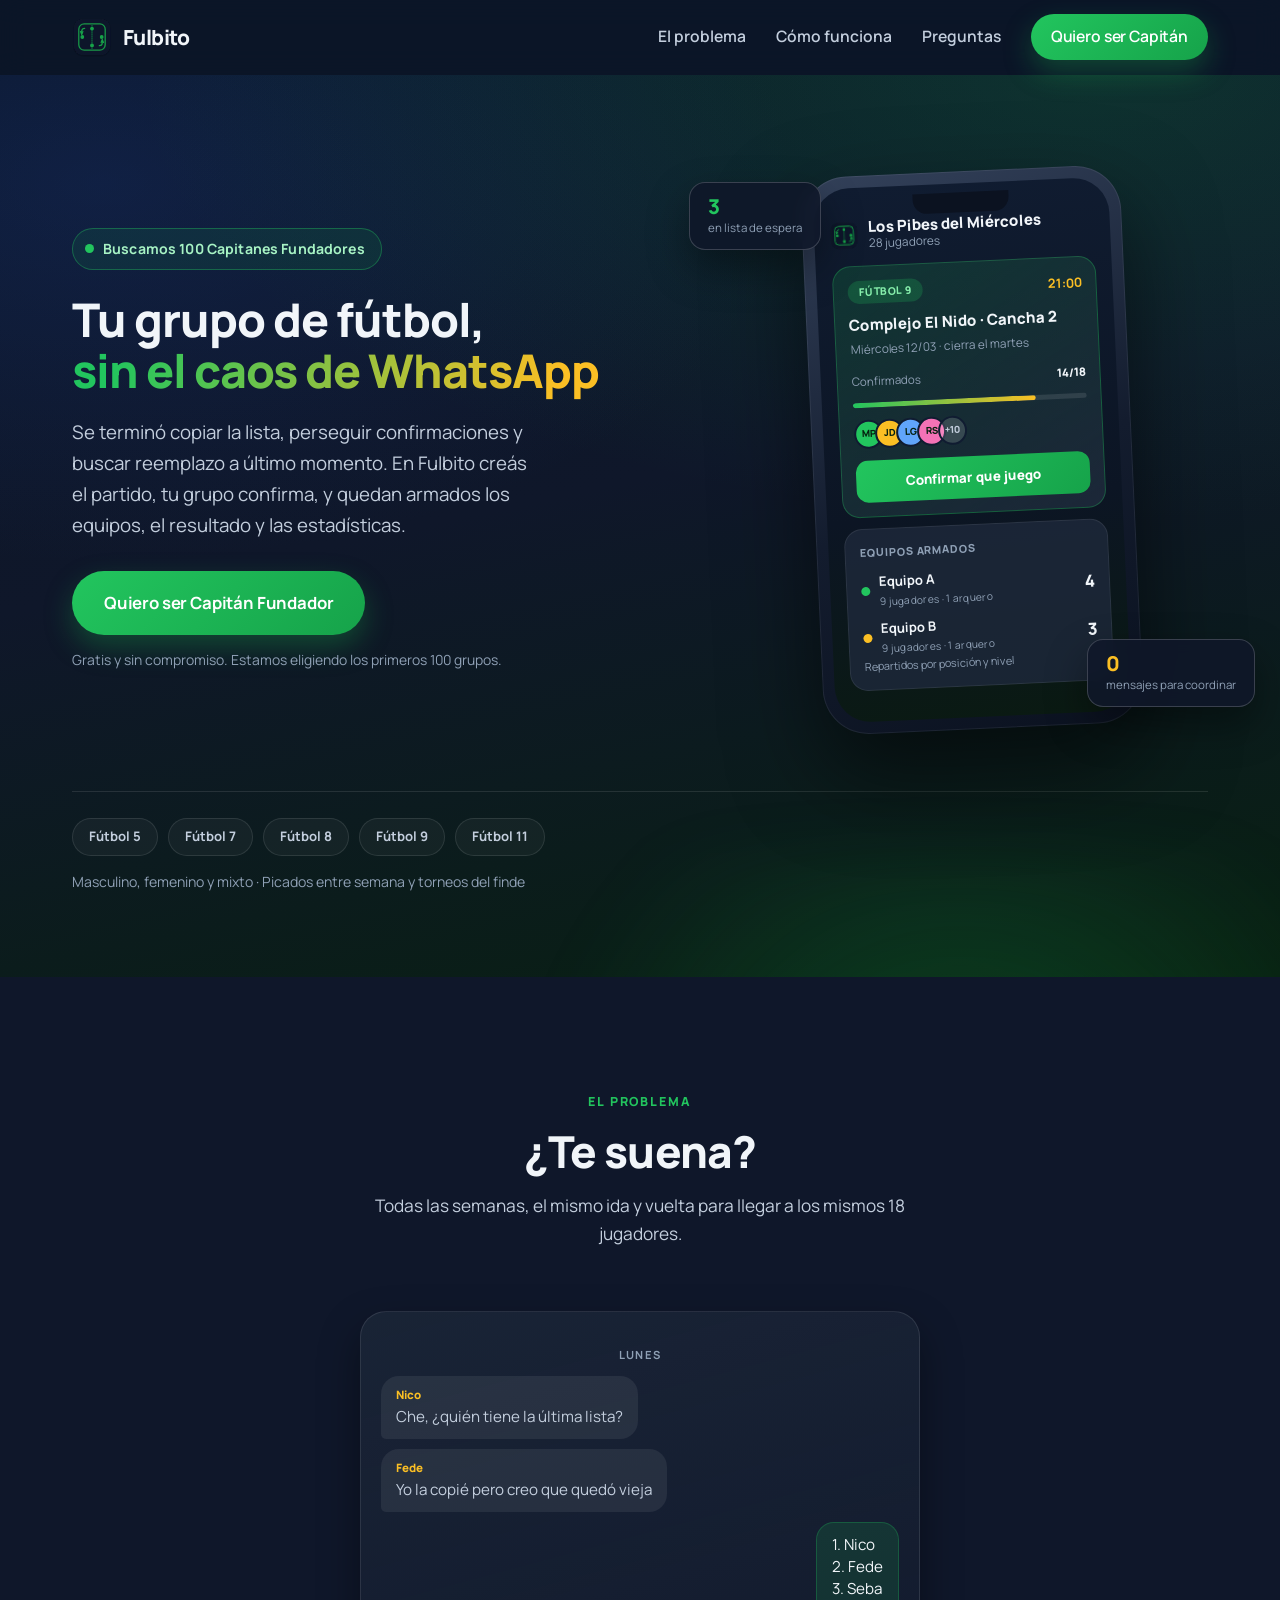
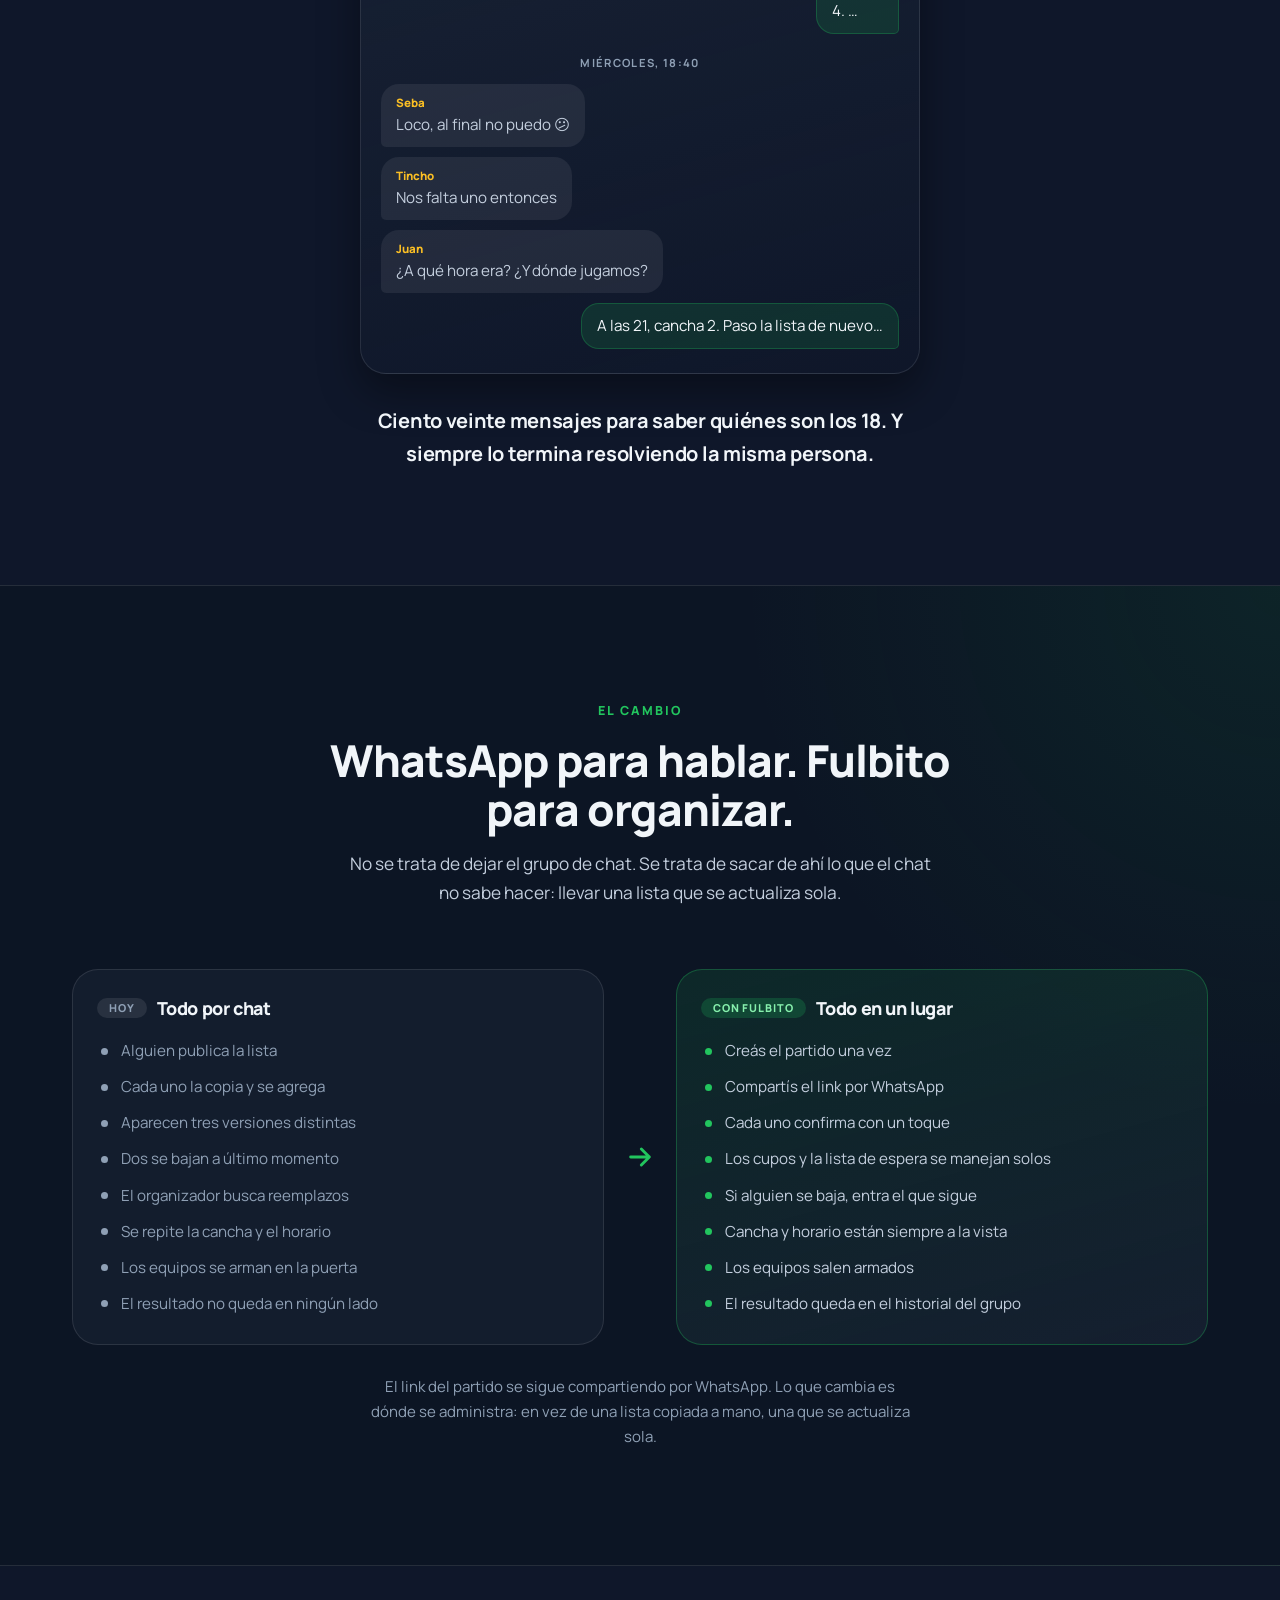
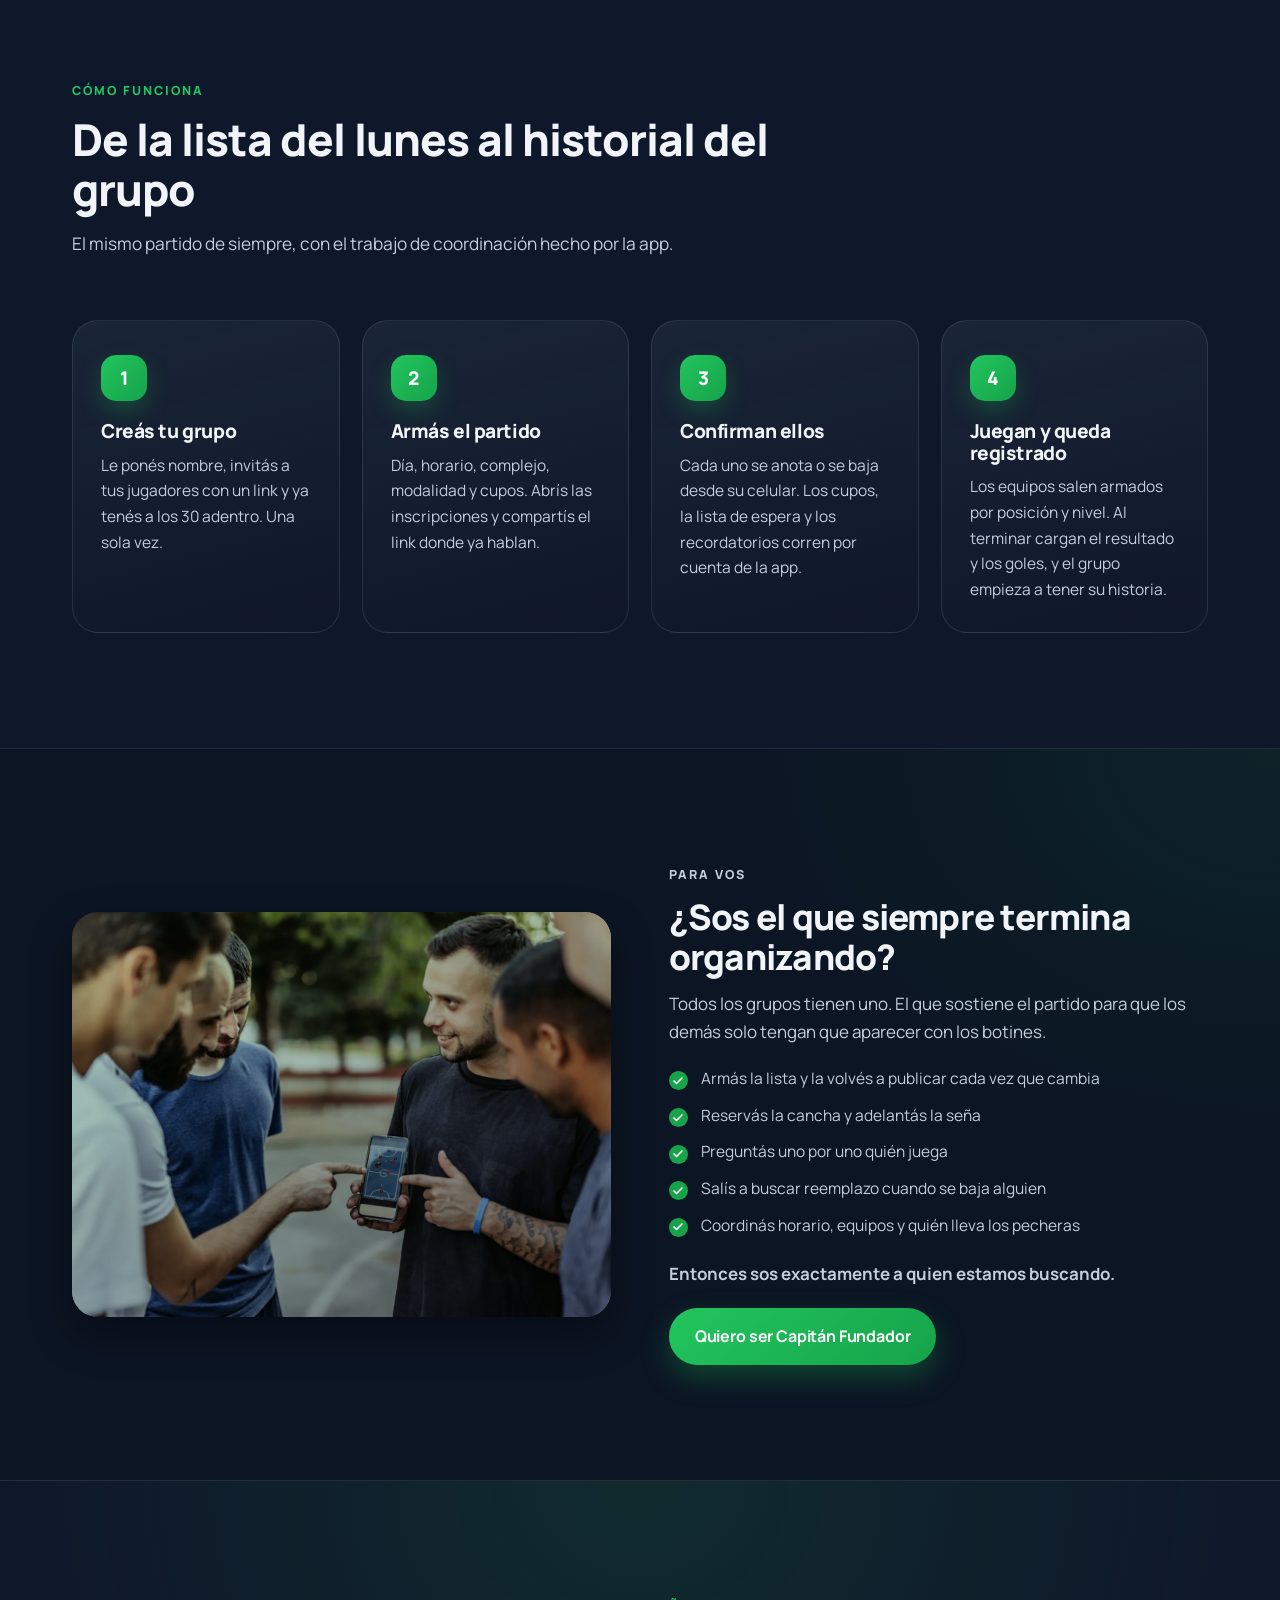
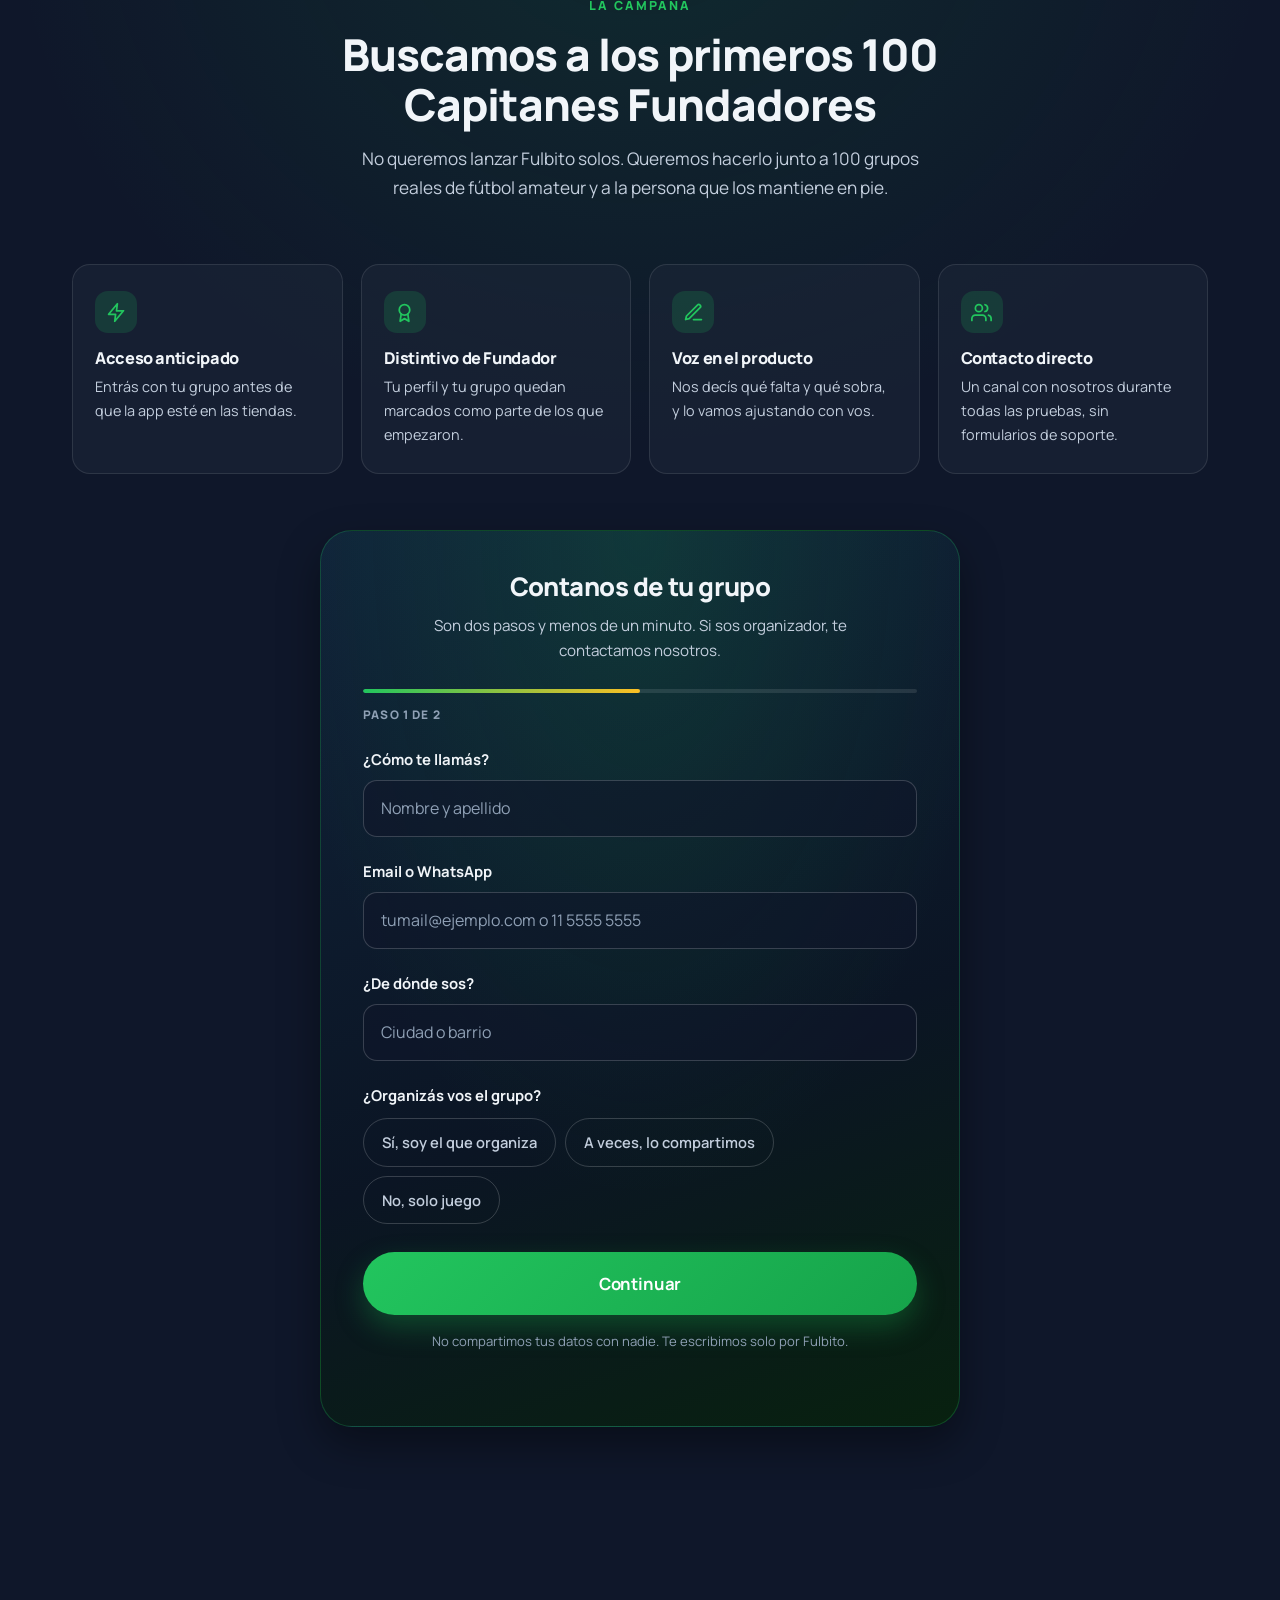
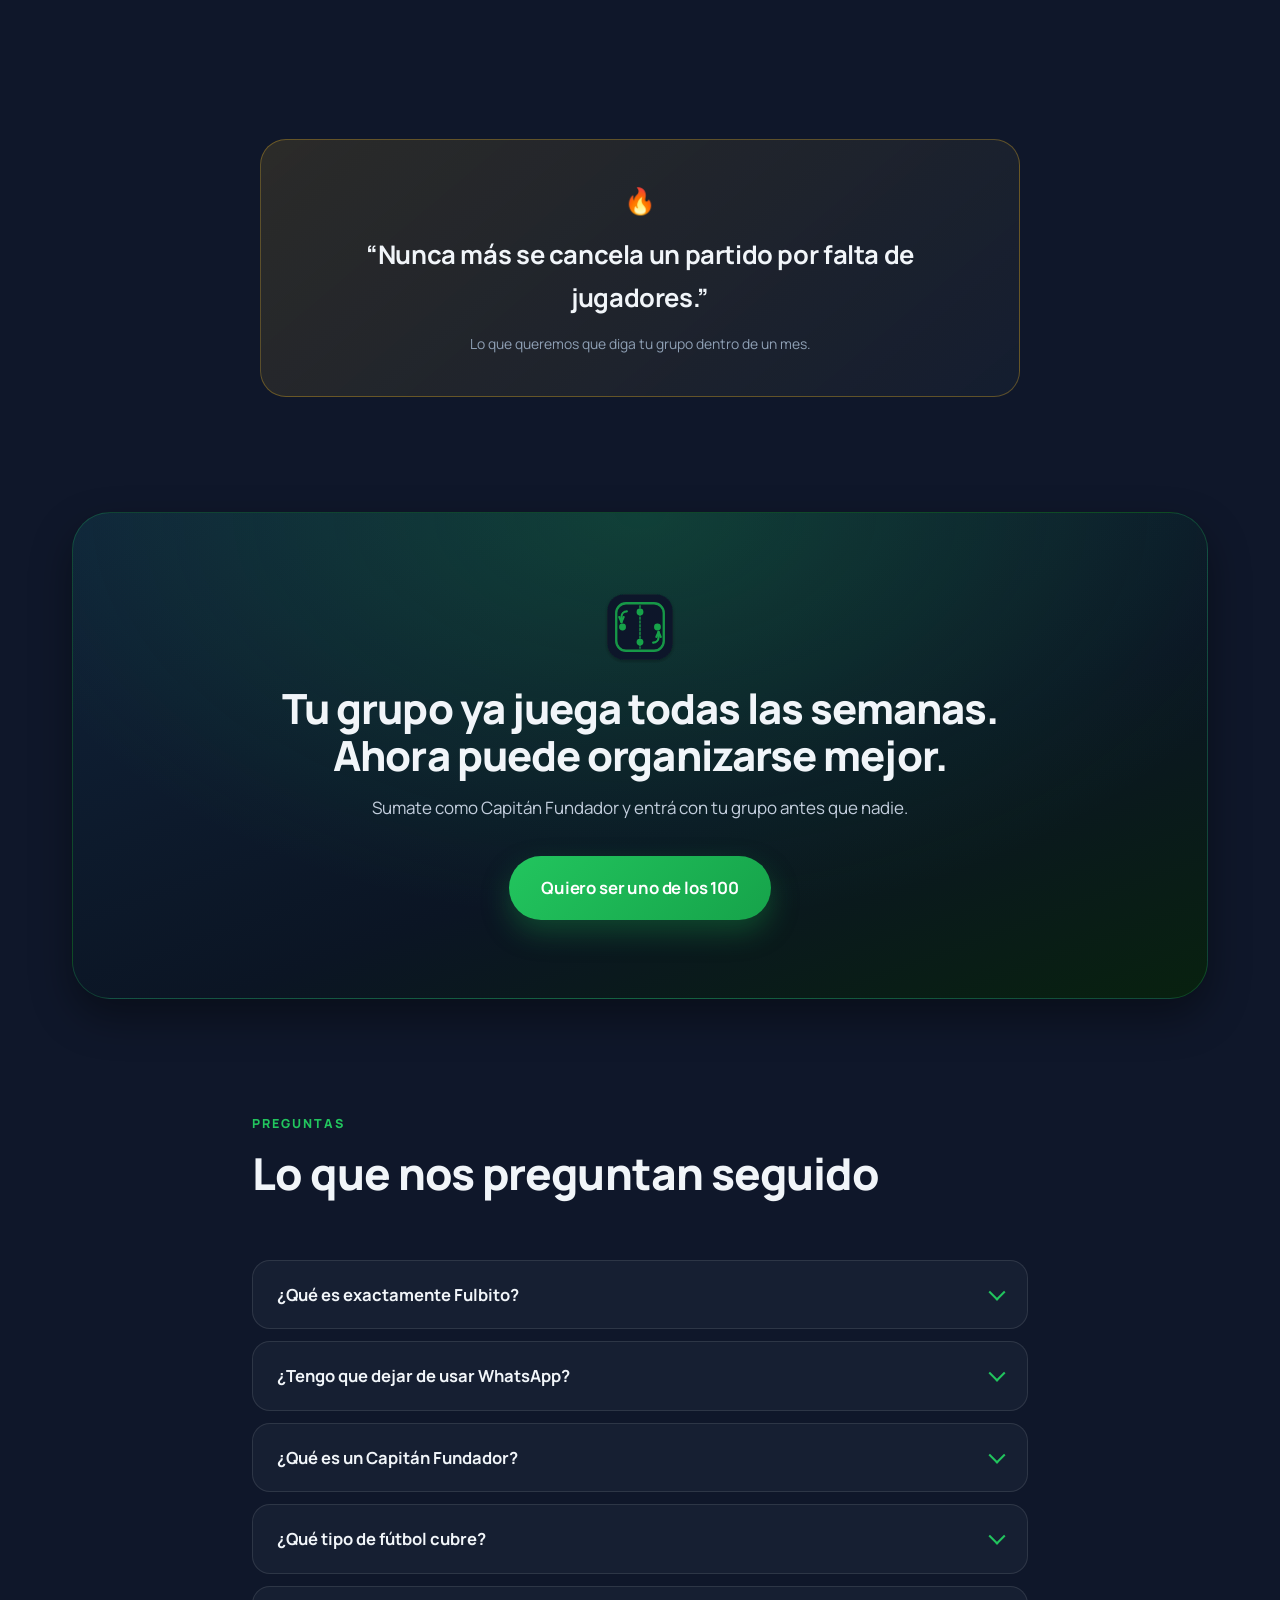
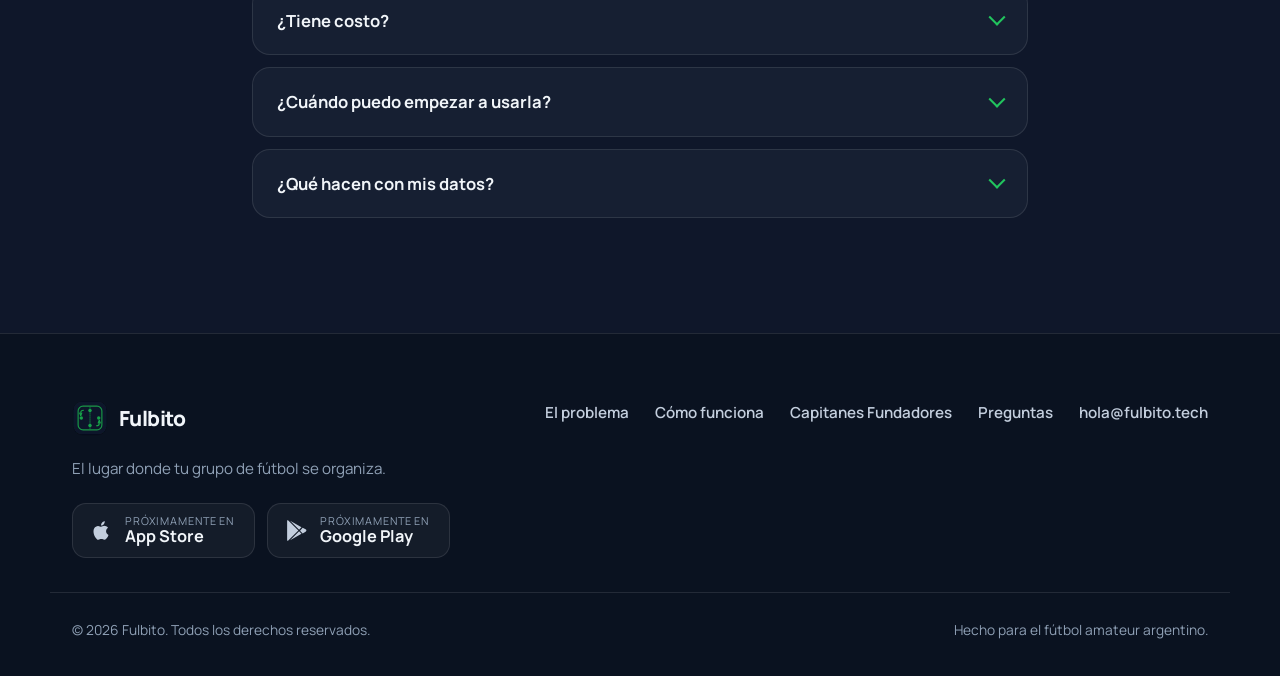
<file: index.html>
<!DOCTYPE html>
<html lang="es">
<head>
<meta charset="utf-8">
<meta name="viewport" content="width=device-width, initial-scale=1">
<title>Fulbito — Organizá tu grupo de fútbol sin el caos de WhatsApp</title>
<meta name="description" content="Se terminó copiar la lista, perseguir confirmaciones y buscar reemplazos a último momento. En Fulbito creás el partido, tu grupo confirma y quedan los equipos, el resultado y las estadísticas. Buscamos a los primeros 100 Capitanes Fundadores.">
<link rel="canonical" href="https://www.fulbito.tech/">
<meta name="theme-color" content="#0F172A">
<meta name="author" content="Fulbito">

<meta property="og:type" content="website">
<meta property="og:site_name" content="Fulbito">
<meta property="og:locale" content="es_AR">
<meta property="og:url" content="https://www.fulbito.tech/">
<meta property="og:title" content="Tu grupo de fútbol, sin el caos de WhatsApp">
<meta property="og:description" content="Buscamos a los primeros 100 Capitanes Fundadores de Fulbito: los que arman la lista, reservan la cancha y organizan el partido todas las semanas.">
<meta property="og:image" content="https://www.fulbito.tech/assets/img/og.jpg">
<meta property="og:image:width" content="1200">
<meta property="og:image:height" content="630">
<meta property="og:image:alt" content="Fulbito — tu grupo de fútbol, sin el caos de WhatsApp">

<meta name="twitter:card" content="summary_large_image">
<meta name="twitter:title" content="Tu grupo de fútbol, sin el caos de WhatsApp">
<meta name="twitter:description" content="Buscamos a los primeros 100 Capitanes Fundadores de Fulbito: los que arman la lista, reservan la cancha y organizan el partido todas las semanas.">
<meta name="twitter:image" content="https://www.fulbito.tech/assets/img/og.jpg">

<link rel="icon" href="/assets/favicon.svg" type="image/svg+xml">
<link rel="apple-touch-icon" href="/assets/img/apple-touch-icon.png">
<link rel="manifest" href="/site.webmanifest">

<link rel="preload" href="/assets/fonts/manrope-latin.woff2" as="font" type="font/woff2" crossorigin>
<link rel="stylesheet" href="/styles.css">
<!-- Marca que hay JS: sin esto las secciones con .reveal nunca se ocultan,
     así el contenido siempre se ve aunque falle el script. -->
<script>
  document.documentElement.classList.add('js');
  // Al refrescar, la página arranca arriba en vez de restaurar el scroll previo.
  if ('scrollRestoration' in history) history.scrollRestoration = 'manual';
</script>

<script type="application/ld+json">
{
  "@context": "https://schema.org",
  "@type": "SoftwareApplication",
  "name": "Fulbito",
  "applicationCategory": "SportsApplication",
  "operatingSystem": "iOS, Android",
  "description": "App para organizar grupos de fútbol amateur: creás el partido, tu grupo confirma, se arman los equipos y queda el historial de resultados y estadísticas.",
  "url": "https://www.fulbito.tech/",
  "inLanguage": "es",
  "offers": {
    "@type": "Offer",
    "price": "0",
    "priceCurrency": "USD",
    "availability": "https://schema.org/PreOrder"
  }
}
</script>
</head>
<body>

<a class="skip-link" href="#contenido">Saltar al contenido</a>

<header class="site-header" id="top">
  <div class="wrap header-inner">
    <a class="brand" href="#top" aria-label="Fulbito — inicio">
      <img src="/assets/logo.svg" alt="" width="40" height="40" class="brand-mark">
      <span class="brand-name">Fulbito</span>
    </a>

    <button class="nav-toggle" type="button" aria-expanded="false" aria-controls="nav-menu" aria-label="Abrir menú">
      <span class="nav-toggle-bar"></span>
      <span class="nav-toggle-bar"></span>
      <span class="nav-toggle-bar"></span>
    </button>

    <nav class="nav" id="nav-menu" aria-label="Navegación principal">
      <a href="#problema">El problema</a>
      <a href="#como-funciona">Cómo funciona</a>
      <a href="#faq">Preguntas</a>
      <a class="btn btn-primary btn-sm" href="#sumarme" data-cta="header">Quiero ser Capitán</a>
    </nav>
  </div>
</header>

<main id="contenido">

  <!-- ============ HERO ============ -->
  <section class="hero">
    <div class="hero-glow" aria-hidden="true"></div>
    <div class="wrap hero-inner">

      <div class="hero-copy">
        <p class="pill"><span class="pill-dot" aria-hidden="true"></span> Buscamos 100 Capitanes Fundadores</p>

        <h1>Tu grupo de fútbol,<br><span class="hl">sin el caos de WhatsApp</span></h1>

        <p class="lede">
          Se terminó copiar la lista, perseguir confirmaciones y buscar reemplazo a último
          momento. En Fulbito creás el partido, tu grupo confirma, y quedan armados los
          equipos, el resultado y las estadísticas.
        </p>

        <div class="hero-actions">
          <a class="btn btn-primary btn-lg" href="#sumarme" data-cta="hero">Quiero ser Capitán Fundador</a>
          <p class="hero-note">Gratis y sin compromiso. Estamos eligiendo los primeros 100 grupos.</p>
        </div>
      </div>

      <!-- Mockup del teléfono, hecho en HTML/CSS -->
      <div class="hero-visual" aria-hidden="true">
        <div class="phone">
          <div class="phone-screen">
            <div class="phone-notch"></div>

            <div class="app-top">
              <img src="/assets/logo.svg" alt="" width="28" height="28">
              <div>
                <p class="app-hi">Los Pibes del Miércoles</p>
                <p class="app-sub">28 jugadores</p>
              </div>
            </div>

            <div class="app-card app-card-hero">
              <div class="app-card-head">
                <span class="chip chip-green">Fútbol 9</span>
                <span class="app-time">21:00</span>
              </div>
              <p class="app-title">Complejo El Nido · Cancha 2</p>
              <p class="app-meta">Miércoles 12/03 · cierra el martes</p>

              <div class="app-progress">
                <p class="app-progress-top"><span>Confirmados</span><strong>14/18</strong></p>
                <div class="balance"><span class="balance-fill" style="width:78%"></span></div>
              </div>

              <div class="avatars">
                <span class="av av-1">MP</span>
                <span class="av av-2">JD</span>
                <span class="av av-3">LG</span>
                <span class="av av-4">RS</span>
                <span class="av av-more">+10</span>
              </div>
              <div class="app-btn">Confirmar que juego</div>
            </div>

            <div class="app-card">
              <p class="app-card-label">Equipos armados</p>
              <div class="teams">
                <div class="team">
                  <span class="team-dot team-a"></span>
                  <div>
                    <p class="team-name">Equipo A</p>
                    <p class="team-line">9 jugadores · 1 arquero</p>
                  </div>
                  <span class="team-score">4</span>
                </div>
                <div class="team">
                  <span class="team-dot team-b"></span>
                  <div>
                    <p class="team-name">Equipo B</p>
                    <p class="team-line">9 jugadores · 1 arquero</p>
                  </div>
                  <span class="team-score">3</span>
                </div>
              </div>
              <p class="app-card-foot">Repartidos por posición y nivel</p>
            </div>
          </div>
        </div>

        <div class="float-card float-goals">
          <strong>3</strong>
          <span>en lista de espera</span>
        </div>
        <div class="float-card float-rank">
          <strong>0</strong>
          <span>mensajes para coordinar</span>
        </div>
      </div>

    </div>

    <div class="wrap">
      <ul class="chips" aria-label="Modalidades que cubre Fulbito">
        <li>Fútbol 5</li>
        <li>Fútbol 7</li>
        <li>Fútbol 8</li>
        <li>Fútbol 9</li>
        <li>Fútbol 11</li>
      </ul>
      <p class="chips-note">
        Masculino, femenino y mixto · Picados entre semana y torneos del finde
      </p>
    </div>
  </section>

  <!-- ============ EL PROBLEMA ============ -->
  <section class="section" id="problema">
    <div class="wrap wrap-narrow">
      <header class="section-head section-head-center reveal">
        <p class="eyebrow">El problema</p>
        <h2>¿Te suena?</h2>
        <p class="section-lede">
          Todas las semanas, el mismo ida y vuelta para llegar a los mismos 18 jugadores.
        </p>
      </header>

      <div class="chat reveal" role="img"
           aria-label="Conversación típica de un grupo de WhatsApp organizando un partido: quién tiene la última lista, alguien que se baja, falta uno, a qué hora es y dónde se juega.">
        <p class="chat-day">Lunes</p>
        <div class="bubble bubble-in"><span class="bubble-who">Nico</span>Che, ¿quién tiene la última lista?</div>
        <div class="bubble bubble-in"><span class="bubble-who">Fede</span>Yo la copié pero creo que quedó vieja</div>
        <div class="bubble bubble-out">1. Nico<br>2. Fede<br>3. Seba<br>4. …</div>
        <p class="chat-day">Miércoles, 18:40</p>
        <div class="bubble bubble-in"><span class="bubble-who">Seba</span>Loco, al final no puedo 😕</div>
        <div class="bubble bubble-in"><span class="bubble-who">Tincho</span>Nos falta uno entonces</div>
        <div class="bubble bubble-in"><span class="bubble-who">Juan</span>¿A qué hora era? ¿Y dónde jugamos?</div>
        <div class="bubble bubble-out">A las 21, cancha 2. Paso la lista de nuevo…</div>
      </div>

      <p class="chat-punch reveal">
        Ciento veinte mensajes para saber quiénes son los 18.
        Y siempre lo termina resolviendo la misma persona.
      </p>
    </div>
  </section>

  <!-- ============ HOY VS CON FULBITO ============ -->
  <section class="section section-alt" id="comparativa">
    <div class="wrap">
      <header class="section-head section-head-center reveal">
        <p class="eyebrow">El cambio</p>
        <h2>WhatsApp para hablar. Fulbito para organizar.</h2>
        <p class="section-lede">
          No se trata de dejar el grupo de chat. Se trata de sacar de ahí lo que el chat
          no sabe hacer: llevar una lista que se actualiza sola.
        </p>
      </header>

      <div class="compare reveal">
        <article class="compare-col compare-before">
          <h3 class="compare-head"><span class="compare-tag">Hoy</span> Todo por chat</h3>
          <ol class="compare-steps">
            <li>Alguien publica la lista</li>
            <li>Cada uno la copia y se agrega</li>
            <li>Aparecen tres versiones distintas</li>
            <li>Dos se bajan a último momento</li>
            <li>El organizador busca reemplazos</li>
            <li>Se repite la cancha y el horario</li>
            <li>Los equipos se arman en la puerta</li>
            <li>El resultado no queda en ningún lado</li>
          </ol>
        </article>

        <div class="compare-arrow" aria-hidden="true">
          <svg viewBox="0 0 24 24" fill="none" stroke="currentColor" stroke-width="2.2" stroke-linecap="round" stroke-linejoin="round"><path d="M5 12h14M13 6l6 6-6 6"/></svg>
        </div>

        <article class="compare-col compare-after">
          <h3 class="compare-head"><span class="compare-tag compare-tag-green">Con Fulbito</span> Todo en un lugar</h3>
          <ol class="compare-steps">
            <li>Creás el partido una vez</li>
            <li>Compartís el link por WhatsApp</li>
            <li>Cada uno confirma con un toque</li>
            <li>Los cupos y la lista de espera se manejan solos</li>
            <li>Si alguien se baja, entra el que sigue</li>
            <li>Cancha y horario están siempre a la vista</li>
            <li>Los equipos salen armados</li>
            <li>El resultado queda en el historial del grupo</li>
          </ol>
        </article>
      </div>

      <p class="compare-note reveal">
        El link del partido se sigue compartiendo por WhatsApp. Lo que cambia es dónde
        se administra: en vez de una lista copiada a mano, una que se actualiza sola.
      </p>
    </div>
  </section>

  <!-- ============ CÓMO FUNCIONA ============ -->
  <section class="section" id="como-funciona">
    <div class="wrap">
      <header class="section-head reveal">
        <p class="eyebrow">Cómo funciona</p>
        <h2>De la lista del lunes al historial del grupo</h2>
        <p class="section-lede">
          El mismo partido de siempre, con el trabajo de coordinación hecho por la app.
        </p>
      </header>

      <ol class="steps steps-4">
        <li class="step reveal">
          <span class="step-num">1</span>
          <h3>Creás tu grupo</h3>
          <p>Le ponés nombre, invitás a tus jugadores con un link y ya tenés a los 30 adentro. Una sola vez.</p>
        </li>
        <li class="step reveal">
          <span class="step-num">2</span>
          <h3>Armás el partido</h3>
          <p>Día, horario, complejo, modalidad y cupos. Abrís las inscripciones y compartís el link donde ya hablan.</p>
        </li>
        <li class="step reveal">
          <span class="step-num">3</span>
          <h3>Confirman ellos</h3>
          <p>Cada uno se anota o se baja desde su celular. Los cupos, la lista de espera y los recordatorios corren por cuenta de la app.</p>
        </li>
        <li class="step reveal">
          <span class="step-num">4</span>
          <h3>Juegan y queda registrado</h3>
          <p>Los equipos salen armados por posición y nivel. Al terminar cargan el resultado y los goles, y el grupo empieza a tener su historia.</p>
        </li>
      </ol>
    </div>
  </section>

  <!-- ============ EL ORGANIZADOR ============ -->
  <section class="section section-alt" id="organizador">
    <div class="wrap">
      <article class="feature reveal">
        <div class="feature-media">
          <picture>
            <source srcset="/assets/img/picado.webp" type="image/webp">
            <img src="/assets/img/picado.jpg" width="1400" height="1129" loading="lazy" decoding="async"
                 alt="Un grupo de jugadores mira el celular antes de entrar a la cancha.">
          </picture>
        </div>
        <div class="feature-body">
          <p class="eyebrow">Para vos</p>
          <h2>¿Sos el que siempre termina organizando?</h2>
          <p>Todos los grupos tienen uno. El que sostiene el partido para que los demás solo tengan que aparecer con los botines.</p>
          <ul class="ticks">
            <li>Armás la lista y la volvés a publicar cada vez que cambia</li>
            <li>Reservás la cancha y adelantás la seña</li>
            <li>Preguntás uno por uno quién juega</li>
            <li>Salís a buscar reemplazo cuando se baja alguien</li>
            <li>Coordinás horario, equipos y quién lleva los pecheras</li>
          </ul>
          <p class="feature-punch">Entonces sos exactamente a quien estamos buscando.</p>
          <a class="btn btn-primary" href="#sumarme" data-cta="organizador">Quiero ser Capitán Fundador</a>
        </div>
      </article>
    </div>
  </section>

  <!-- ============ 100 CAPITANES FUNDADORES ============ -->
  <section class="section founders" id="capitanes">
    <div class="wrap">

      <header class="section-head section-head-center reveal">
        <p class="eyebrow">La campaña</p>
        <h2>Buscamos a los primeros 100 Capitanes Fundadores</h2>
        <p class="section-lede">
          No queremos lanzar Fulbito solos. Queremos hacerlo junto a 100 grupos reales de
          fútbol amateur y a la persona que los mantiene en pie.
        </p>
      </header>

      <ul class="perks reveal">
        <li class="perk">
          <span class="perk-icon" aria-hidden="true">
            <svg viewBox="0 0 24 24" fill="none" stroke="currentColor" stroke-width="2" stroke-linecap="round" stroke-linejoin="round"><path d="M13 2 3 14h8l-1 8 10-12h-8z"/></svg>
          </span>
          <h3>Acceso anticipado</h3>
          <p>Entrás con tu grupo antes de que la app esté en las tiendas.</p>
        </li>
        <li class="perk">
          <span class="perk-icon" aria-hidden="true">
            <svg viewBox="0 0 24 24" fill="none" stroke="currentColor" stroke-width="2" stroke-linecap="round" stroke-linejoin="round"><path d="M12 15a6 6 0 1 0 0-12 6 6 0 0 0 0 12z"/><path d="M8.2 13.8 7 22l5-3 5 3-1.2-8.2"/></svg>
          </span>
          <h3>Distintivo de Fundador</h3>
          <p>Tu perfil y tu grupo quedan marcados como parte de los que empezaron.</p>
        </li>
        <li class="perk">
          <span class="perk-icon" aria-hidden="true">
            <svg viewBox="0 0 24 24" fill="none" stroke="currentColor" stroke-width="2" stroke-linecap="round" stroke-linejoin="round"><path d="M12 20h9"/><path d="M16.5 3.5a2.1 2.1 0 0 1 3 3L7 19l-4 1 1-4z"/></svg>
          </span>
          <h3>Voz en el producto</h3>
          <p>Nos decís qué falta y qué sobra, y lo vamos ajustando con vos.</p>
        </li>
        <li class="perk">
          <span class="perk-icon" aria-hidden="true">
            <svg viewBox="0 0 24 24" fill="none" stroke="currentColor" stroke-width="2" stroke-linecap="round" stroke-linejoin="round"><path d="M17 21v-2a4 4 0 0 0-4-4H5a4 4 0 0 0-4 4v2"/><circle cx="9" cy="7" r="4"/><path d="M23 21v-2a4 4 0 0 0-3-3.87M16 3.13a4 4 0 0 1 0 7.75"/></svg>
          </span>
          <h3>Contacto directo</h3>
          <p>Un canal con nosotros durante todas las pruebas, sin formularios de soporte.</p>
        </li>
      </ul>

      <!-- ---- Formulario de dos pasos ---- -->
      <div class="lead-card reveal" id="sumarme">
        <h3 class="lead-title">Contanos de tu grupo</h3>
        <p class="lead-sub">Son dos pasos y menos de un minuto. Si sos organizador, te contactamos nosotros.</p>

        <form class="lead-form" id="lead-form" novalidate>

          <div class="form-progress" aria-hidden="true">
            <span class="form-progress-bar" id="form-progress-bar"></span>
          </div>
          <p class="form-step-label" id="form-step-label">Paso 1 de 2</p>

          <!-- Paso 1 -->
          <fieldset class="form-step is-active" data-step="1">
            <legend class="sr-only">Tus datos</legend>

            <div class="field">
              <label for="lead-nombre">¿Cómo te llamás?</label>
              <input type="text" id="lead-nombre" name="nombre" autocomplete="name"
                     placeholder="Nombre y apellido" required>
            </div>

            <div class="field">
              <label for="lead-contacto">Email o WhatsApp</label>
              <input type="text" id="lead-contacto" name="contacto" inputmode="email" autocomplete="email"
                     placeholder="tumail@ejemplo.com o 11 5555 5555" required>
            </div>

            <div class="field">
              <label for="lead-ciudad">¿De dónde sos?</label>
              <input type="text" id="lead-ciudad" name="ciudad" autocomplete="address-level2"
                     placeholder="Ciudad o barrio" required>
            </div>

            <fieldset class="field choices" data-name="organiza">
              <legend>¿Organizás vos el grupo?</legend>
              <div class="choice-row">
                <label class="choice"><input type="radio" name="organiza" value="si" required><span>Sí, soy el que organiza</span></label>
                <label class="choice"><input type="radio" name="organiza" value="a-veces"><span>A veces, lo compartimos</span></label>
                <label class="choice"><input type="radio" name="organiza" value="no"><span>No, solo juego</span></label>
              </div>
            </fieldset>
          </fieldset>

          <!-- Paso 2: solo para organizadores -->
          <fieldset class="form-step" data-step="2" hidden>
            <legend class="sr-only">Datos de tu grupo</legend>

            <fieldset class="field choices" data-name="integrantes">
              <legend>¿Cuántos son en el grupo?</legend>
              <div class="choice-row">
                <label class="choice"><input type="radio" name="integrantes" value="menos-10"><span>Menos de 10</span></label>
                <label class="choice"><input type="radio" name="integrantes" value="10-20"><span>Entre 10 y 20</span></label>
                <label class="choice"><input type="radio" name="integrantes" value="20-30"><span>Entre 20 y 30</span></label>
                <label class="choice"><input type="radio" name="integrantes" value="mas-30"><span>Más de 30</span></label>
              </div>
            </fieldset>

            <fieldset class="field choices" data-name="frecuencia">
              <legend>¿Cada cuánto juegan?</legend>
              <div class="choice-row">
                <label class="choice"><input type="radio" name="frecuencia" value="varias-semana"><span>Varias veces por semana</span></label>
                <label class="choice"><input type="radio" name="frecuencia" value="semanal"><span>Una vez por semana</span></label>
                <label class="choice"><input type="radio" name="frecuencia" value="cada-tanto"><span>Cada tanto</span></label>
              </div>
            </fieldset>

            <fieldset class="field choices" data-name="tipo">
              <legend>¿Picados o torneos?</legend>
              <div class="choice-row">
                <label class="choice"><input type="radio" name="tipo" value="picados"><span>Picados</span></label>
                <label class="choice"><input type="radio" name="tipo" value="torneos"><span>Torneos</span></label>
                <label class="choice"><input type="radio" name="tipo" value="ambos"><span>Las dos cosas</span></label>
              </div>
            </fieldset>
          </fieldset>

          <!-- Campo trampa: invisible para las personas, tentador para los bots -->
          <p class="sr-only" aria-hidden="true">
            <label for="lead-web">Dejá este campo vacío</label>
            <input type="text" id="lead-web" name="_gotcha" tabindex="-1" autocomplete="off">
          </p>

          <div class="form-actions">
            <button class="btn btn-ghost" type="button" id="form-back" hidden>Atrás</button>
            <button class="btn btn-primary btn-lg" type="submit" id="form-submit">Continuar</button>
          </div>

          <p class="form-note">No compartimos tus datos con nadie. Te escribimos solo por Fulbito.</p>
          <p class="form-status" role="status" aria-live="polite"></p>
        </form>

        <!-- Pantalla de gracias -->
        <div class="lead-done" id="lead-done" hidden>
          <span class="lead-done-mark" aria-hidden="true">
            <svg viewBox="0 0 24 24" fill="none" stroke="currentColor" stroke-width="2.6" stroke-linecap="round" stroke-linejoin="round"><path d="M20 6 9 17l-5-5"/></svg>
          </span>
          <h3 id="lead-done-title">¡Listo!</h3>
          <p id="lead-done-text"></p>
        </div>
      </div>

    </div>
  </section>

  <!-- ============ COMUNIDAD / SOCIAL PROOF ============ -->
  <section class="section" id="comunidad">
    <div class="wrap wrap-narrow">
      <!-- Los números aparecen solos cuando hay datos reales en /data/comunidad.json -->
      <ul class="proof" id="proof-stats" hidden>
        <li><strong data-proof="capitanes">—</strong><span>Capitanes Fundadores</span></li>
        <li><strong data-proof="grupos">—</strong><span>grupos</span></li>
        <li><strong data-proof="jugadores">—</strong><span>jugadores</span></li>
      </ul>

      <blockquote class="quote reveal">
        <p>“Nunca más se cancela un partido por falta de jugadores.”</p>
        <cite>Lo que queremos que diga tu grupo dentro de un mes.</cite>
      </blockquote>
    </div>
  </section>

  <!-- ============ CIERRE ============ -->
  <section class="section cta-section">
    <div class="wrap">
      <div class="cta reveal">
        <img src="/assets/logo.svg" alt="" width="72" height="72" class="cta-logo">
        <h2>Tu grupo ya juega todas las semanas.<br>Ahora puede organizarse mejor.</h2>
        <p>
          Sumate como Capitán Fundador y entrá con tu grupo antes que nadie.
        </p>
        <a class="btn btn-primary btn-lg" href="#sumarme" data-cta="cierre">Quiero ser uno de los 100</a>
      </div>
    </div>
  </section>

  <!-- ============ FAQ ============ -->
  <section class="section" id="faq">
    <div class="wrap wrap-narrow">
      <header class="section-head reveal">
        <p class="eyebrow">Preguntas</p>
        <h2>Lo que nos preguntan seguido</h2>
      </header>

      <div class="faq">
        <details class="reveal">
          <summary>¿Qué es exactamente Fulbito?</summary>
          <p>Una app para que un grupo de fútbol amateur se organice: crear el grupo, invitar a los jugadores, armar el partido de la semana, manejar confirmaciones y cupos, repartir los equipos y dejar registrado el resultado. Con el tiempo, el grupo va construyendo su historial y sus estadísticas.</p>
        </details>
        <details class="reveal">
          <summary>¿Tengo que dejar de usar WhatsApp?</summary>
          <p>No. El grupo de chat sigue siendo el lugar donde se habla y donde compartís el link del partido. Lo que sale de ahí es la administración: la lista, las bajas, los reemplazos y los horarios.</p>
        </details>
        <details class="reveal">
          <summary>¿Qué es un Capitán Fundador?</summary>
          <p>La persona que en su grupo arma la lista, reserva la cancha y organiza el partido. No hace falta ser el capitán del equipo dentro de la cancha: hace falta ser el que lo sostiene afuera. Vamos a elegir 100 y arrancar con ellos.</p>
        </details>
        <details class="reveal">
          <summary>¿Qué tipo de fútbol cubre?</summary>
          <p>Fútbol 5, 7, 8, 9 y 11, y da igual si el equipo es masculino, femenino o mixto: la app no distingue. Sirve tanto para el picado de entre semana como para el equipo que juega torneos los fines de semana, y la modalidad la elegís al crear cada partido, no al crear el grupo.</p>
        </details>
        <details class="reveal">
          <summary>¿Tiene costo?</summary>
          <p>Crear tu grupo, organizar los partidos, manejar confirmaciones y llevar el historial no tiene costo.</p>
        </details>
        <details class="reveal">
          <summary>¿Cuándo puedo empezar a usarla?</summary>
          <p>Estamos en desarrollo y va a estar en App Store y Google Play. Los Capitanes Fundadores entran antes, durante las pruebas con grupos reales. Si dejás tus datos, te avisamos apenas te toque.</p>
        </details>
        <details class="reveal">
          <summary>¿Qué hacen con mis datos?</summary>
          <p>Los usamos para contactarte por Fulbito y para entender cómo juega tu grupo. No los compartimos con nadie y podés pedirnos que los borremos cuando quieras escribiéndonos a <a href="mailto:hola@fulbito.tech">hola@fulbito.tech</a>.</p>
        </details>
      </div>
    </div>
  </section>

</main>

<footer class="site-footer">
  <div class="wrap footer-inner">
    <div class="footer-brand">
      <a class="brand" href="#top" aria-label="Fulbito — inicio">
        <img src="/assets/logo.svg" alt="" width="36" height="36" class="brand-mark">
        <span class="brand-name">Fulbito</span>
      </a>
      <p>El lugar donde tu grupo de fútbol se organiza.</p>

      <div class="stores" aria-label="Disponibilidad próximamente">
        <span class="store-badge">
          <svg viewBox="0 0 24 24" aria-hidden="true" focusable="false"><path fill="currentColor" d="M16.36 12.68c.02-2.24 1.83-3.32 1.91-3.37-1.04-1.52-2.66-1.73-3.24-1.75-1.38-.14-2.69.81-3.39.81-.7 0-1.78-.79-2.92-.77-1.5.02-2.88.87-3.65 2.21-1.56 2.7-.4 6.7 1.12 8.89.74 1.07 1.63 2.28 2.79 2.24 1.12-.05 1.54-.72 2.9-.72s1.74.72 2.92.7c1.21-.02 1.97-1.1 2.71-2.18.85-1.25 1.2-2.46 1.22-2.52-.03-.01-2.34-.9-2.37-3.54M14.2 5.98c.62-.75 1.03-1.79.92-2.83-.89.04-1.97.59-2.6 1.34-.57.66-1.07 1.72-.94 2.73.99.08 2-.5 2.62-1.24"/></svg>
          <span><small>Próximamente en</small><strong>App Store</strong></span>
        </span>
        <span class="store-badge">
          <svg viewBox="0 0 24 24" aria-hidden="true" focusable="false"><path fill="currentColor" d="M3.61 1.81 13.79 12 3.61 22.19A1.5 1.5 0 0 1 3 20.99V3.01c0-.5.24-.94.61-1.2m10.89 10.89 2.3 2.3-10.94 6.34zm3.42-3.42 2.8 1.63c1.09.62 1.09 1.63 0 2.25l-2.8 1.62-2.55-2.55zM5.86 2.66l10.94 6.33-2.3 2.3z"/></svg>
          <span><small>Próximamente en</small><strong>Google Play</strong></span>
        </span>
      </div>
    </div>

    <nav class="footer-nav" aria-label="Enlaces del pie">
      <a href="#problema">El problema</a>
      <a href="#como-funciona">Cómo funciona</a>
      <a href="#capitanes">Capitanes Fundadores</a>
      <a href="#faq">Preguntas</a>
      <a href="mailto:hola@fulbito.tech">hola@fulbito.tech</a>
    </nav>
  </div>

  <div class="wrap footer-legal">
    <p>© <span id="year">2026</span> Fulbito. Todos los derechos reservados.</p>
    <p>Hecho para el fútbol amateur argentino.</p>
  </div>
</footer>

<!-- CTA fijo en mobile: aparece al pasar el hero y se esconde sobre el formulario -->
<div class="sticky-cta" id="sticky-cta" hidden>
  <a class="btn btn-primary" href="#sumarme" data-cta="sticky">Quiero ser Capitán Fundador</a>
</div>

<script src="/script.js" defer></script>
</body>
</html>
</file>
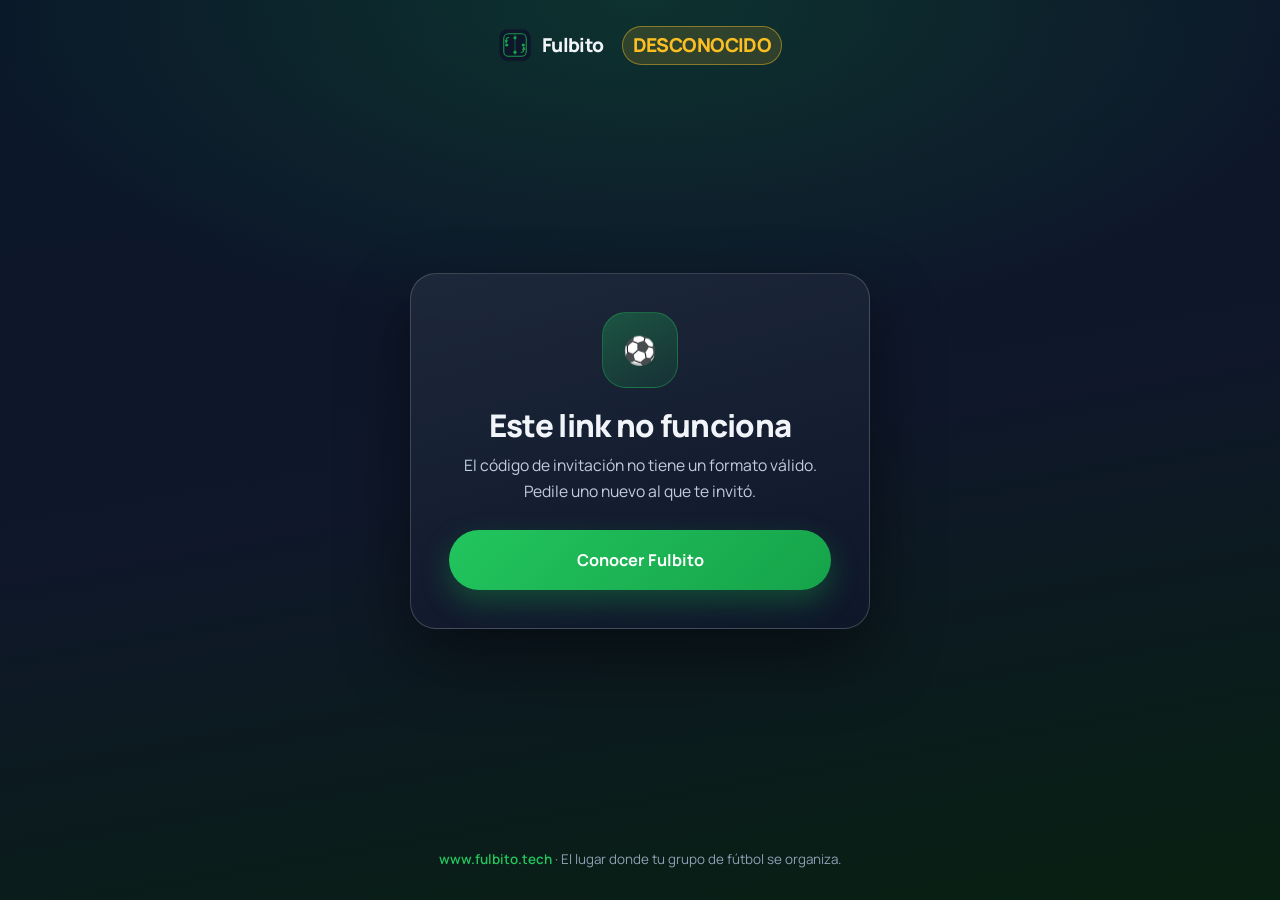
<file: invite/index.html>
<!DOCTYPE html>
<html lang="es">
<head>
<meta charset="utf-8">
<meta name="viewport" content="width=device-width, initial-scale=1">
<title>Te invitaron a un grupo en Fulbito</title>
<meta name="description" content="Sumate al grupo que te invitó y organizá los partidos sin el caos de WhatsApp.">
<meta name="robots" content="noindex, nofollow">
<meta name="theme-color" content="#0F172A">

<meta property="og:type" content="website">
<meta property="og:site_name" content="Fulbito">
<meta property="og:locale" content="es_AR">
<meta property="og:title" content="Te invitaron a un grupo en Fulbito">
<meta property="og:description" content="Sumate al grupo, confirmá si jugás y enterate de cada partido sin buscar la lista en el chat.">
<meta property="og:image" content="https://www.fulbito.tech/assets/img/og.jpg">
<meta property="og:image:width" content="1200">
<meta property="og:image:height" content="630">
<meta name="twitter:card" content="summary_large_image">

<link rel="icon" href="/assets/favicon.svg" type="image/svg+xml">
<link rel="apple-touch-icon" href="/assets/img/apple-touch-icon.png">
<link rel="preload" href="/assets/fonts/manrope-latin.woff2" as="font" type="font/woff2" crossorigin>
<link rel="stylesheet" href="/invite/invite.css">
</head>
<body>

<header class="top">
  <img src="/assets/logo.svg" alt="" width="34" height="34">
  <span>Fulbito</span>
  <span class="env" id="env-badge" hidden>QA</span>
</header>

<main class="shell">

  <!-- Estado: resolviendo la invitación -->
  <section class="card" id="state-loading" aria-live="polite">
    <div class="spinner" aria-hidden="true"></div>
    <p class="state-msg">Buscando la invitación…</p>
  </section>

  <!-- Estado: invitación válida -->
  <section class="card" id="state-ok" hidden>
    <p class="eyebrow">Unite a la experiencia Fulbito</p>

    <div class="crest" id="inv-crest" aria-hidden="true">FC</div>
    <h1 class="group-name" id="inv-group">—</h1>
    <p class="host"><strong id="inv-host">—</strong> te invitó a sumarte al grupo</p>

    <ul class="meta" id="inv-meta"></ul>

    <div class="next" id="inv-next" hidden>
      <p class="next-label">Próximo partido</p>
      <p class="next-when" id="inv-next-when">—</p>
      <p class="next-where" id="inv-next-where">—</p>
    </div>

    <div class="actions">
      <button class="btn btn-primary" type="button" id="btn-open">Sumarme al grupo</button>
      <a class="btn btn-ghost" href="/" id="btn-info">¿Qué es Fulbito?</a>
    </div>

    <div class="stores-note" id="stores-note">
      <p id="stores-text">¿Todavía no tenés la app? Está por salir; guardamos tu invitación para cuando la instales.</p>
      <div class="stores">
        <a class="store" id="store-ios" href="/" aria-label="Próximamente en App Store">
          <svg viewBox="0 0 24 24" aria-hidden="true"><path fill="currentColor" d="M16.36 12.68c.02-2.24 1.83-3.32 1.91-3.37-1.04-1.52-2.66-1.73-3.24-1.75-1.38-.14-2.69.81-3.39.81-.7 0-1.78-.79-2.92-.77-1.5.02-2.88.87-3.65 2.21-1.56 2.7-.4 6.7 1.12 8.89.74 1.07 1.63 2.28 2.79 2.24 1.12-.05 1.54-.72 2.9-.72s1.74.72 2.92.7c1.21-.02 1.97-1.1 2.71-2.18.85-1.25 1.2-2.46 1.22-2.52-.03-.01-2.34-.9-2.37-3.54M14.2 5.98c.62-.75 1.03-1.79.92-2.83-.89.04-1.97.59-2.6 1.34-.57.66-1.07 1.72-.94 2.73.99.08 2-.5 2.62-1.24"/></svg>
          <span><small>Próximamente</small><strong>App Store</strong></span>
        </a>
        <a class="store" id="store-android" href="/" aria-label="Próximamente en Google Play">
          <svg viewBox="0 0 24 24" aria-hidden="true"><path fill="currentColor" d="M3.61 1.81 13.79 12 3.61 22.19A1.5 1.5 0 0 1 3 20.99V3.01c0-.5.24-.94.61-1.2m10.89 10.89 2.3 2.3-10.94 6.34zm3.42-3.42 2.8 1.63c1.09.62 1.09 1.63 0 2.25l-2.8 1.62-2.55-2.55zM5.86 2.66l10.94 6.33-2.3 2.3z"/></svg>
          <span><small>Próximamente</small><strong>Google Play</strong></span>
        </a>
      </div>
    </div>

    <p class="code">Código de invitación: <span id="inv-code">—</span></p>
  </section>

  <!-- Estado: link roto, vencido o inexistente -->
  <section class="card" id="state-error" hidden>
    <div class="crest" aria-hidden="true">⚽</div>
    <h1 class="group-name" id="err-title">Este link no funciona</h1>
    <p class="host" id="err-text">Puede que esté incompleto o que la invitación haya vencido. Pedile al que te invitó que te mande uno nuevo.</p>

    <div class="actions">
      <a class="btn btn-primary" href="/">Conocer Fulbito</a>
    </div>
  </section>

</main>

<footer class="foot">
  <p><a href="/">www.fulbito.tech</a> · El lugar donde tu grupo de fútbol se organiza.</p>
</footer>

<script src="/invite/invite.js" defer></script>
</body>
</html>
</file>
<file: styles.css>
/* ==========================================================================
   Fulbito — landing page
   Paleta y tipografía tomadas del design system de la app (Flutter):
   primary #16A34A · accent #FBBF24 · scaffold #0F172A · card #1E293B · Manrope
   ========================================================================== */

/* Manrope (variable, self-hosted) — SIL Open Font License 1.1.
   Ver assets/fonts/OFL.txt. Se sirve desde el propio dominio para no depender
   de Google Fonts ni filtrar la IP de los visitantes. */
@font-face {
  font-family: "Manrope";
  font-style: normal;
  font-weight: 400 800;
  font-display: swap;
  src: url("/assets/fonts/manrope-latin.woff2") format("woff2");
  unicode-range: U+0000-00FF, U+0131, U+0152-0153, U+02BB-02BC, U+02C6, U+02DA,
    U+02DC, U+0304, U+0308, U+0329, U+2000-206F, U+20AC, U+2122, U+2191, U+2193,
    U+2212, U+2215, U+FEFF, U+FFFD;
}
@font-face {
  font-family: "Manrope";
  font-style: normal;
  font-weight: 400 800;
  font-display: swap;
  src: url("/assets/fonts/manrope-latin-ext.woff2") format("woff2");
  unicode-range: U+0100-02BA, U+02BD-02C5, U+02C7-02CC, U+02CE-02D7, U+02DD-02FF,
    U+0304, U+0308, U+0329, U+1D00-1DBF, U+1E00-1E9F, U+1EF2-1EFF, U+2020,
    U+20A0-20AB, U+20AD-20C0, U+2113, U+2C60-2C7F, U+A720-A7FF;
}

:root {
  --green:        #16A34A;
  --green-bright: #22C55E;
  --green-dark:   #128040;
  --amber:        #FBBF24;
  --navy:         #0A1628;
  --navy-green:   #082011;
  --bg:           #0F172A;
  --card:         #1E293B;

  --text:         #F1F5F9;
  --text-soft:    #C3CEDD;
  --text-muted:   #8FA0B5;
  --line:         rgba(255, 255, 255, .10);
  --line-strong:  rgba(255, 255, 255, .18);

  --wrap:         1180px;
  --radius:       18px;
  --radius-lg:    26px;

  --shadow-sm:    0 2px 10px rgba(0, 0, 0, .25);
  --shadow-md:    0 18px 40px rgba(0, 0, 0, .38);
  --shadow-lg:    0 40px 90px rgba(0, 0, 0, .55);

  --ease:         cubic-bezier(.22, .61, .36, 1);
}

/* ------------------------------- reset ---------------------------------- */

*, *::before, *::after { box-sizing: border-box; }

html { -webkit-text-size-adjust: 100%; scroll-behavior: smooth; }

body {
  margin: 0;
  font-family: "Manrope", ui-sans-serif, system-ui, -apple-system, "Segoe UI", Roboto, Helvetica, Arial, sans-serif;
  font-size: 17px;
  line-height: 1.65;
  color: var(--text);
  background: var(--bg);
  -webkit-font-smoothing: antialiased;
  overflow-x: hidden;
}

h1, h2, h3 { line-height: 1.12; margin: 0; letter-spacing: -.022em; font-weight: 800; }
p { margin: 0; }
img, svg, picture { display: block; max-width: 100%; }
img { height: auto; }
a { color: inherit; }
ul, ol { margin: 0; padding: 0; list-style: none; }
button, input { font: inherit; color: inherit; }

:focus-visible {
  outline: 3px solid var(--amber);
  outline-offset: 3px;
  border-radius: 6px;
}

.sr-only {
  position: absolute; width: 1px; height: 1px;
  padding: 0; margin: -1px; overflow: hidden;
  clip: rect(0 0 0 0); white-space: nowrap; border: 0;
}

.skip-link {
  position: absolute; left: 50%; top: 8px;
  transform: translate(-50%, -200%);
  z-index: 100;
  background: var(--green); color: #fff;
  padding: 10px 18px; border-radius: 999px;
  font-weight: 700; text-decoration: none;
  transition: transform .2s var(--ease);
}
.skip-link:focus { transform: translate(-50%, 0); }

.wrap {
  width: 100%;
  max-width: var(--wrap);
  margin-inline: auto;
  padding-inline: 22px;
}
.wrap-narrow { max-width: 820px; }

/* ------------------------------ botones --------------------------------- */

.btn {
  display: inline-flex;
  align-items: center;
  justify-content: center;
  gap: 8px;
  padding: 15px 26px;
  border: 0;
  border-radius: 999px;
  font-weight: 700;
  font-size: 1rem;
  letter-spacing: -.01em;
  text-decoration: none;
  cursor: pointer;
  white-space: nowrap;
  transition: transform .18s var(--ease), box-shadow .18s var(--ease), background-color .18s var(--ease);
}

.btn-primary {
  color: #fff;
  background: linear-gradient(135deg, var(--green-bright), var(--green));
  box-shadow: 0 12px 28px rgba(22, 163, 74, .34);
}
.btn-primary:hover { transform: translateY(-2px); box-shadow: 0 18px 36px rgba(22, 163, 74, .44); }
.btn-primary:active { transform: translateY(0); }
.btn-primary[disabled] { opacity: .6; cursor: progress; transform: none; }

.btn-sm { padding: 10px 20px; font-size: .95rem; }
.btn[hidden] { display: none; }

/* ------------------------------- header --------------------------------- */

.site-header {
  position: sticky;
  top: 0;
  z-index: 50;
  background: rgba(10, 22, 40, .72);
  backdrop-filter: blur(14px);
  -webkit-backdrop-filter: blur(14px);
  border-bottom: 1px solid transparent;
  transition: border-color .25s var(--ease), background-color .25s var(--ease);
}
.site-header.is-stuck {
  border-bottom-color: var(--line);
  background: rgba(10, 22, 40, .92);
}

.header-inner {
  display: flex;
  align-items: center;
  justify-content: space-between;
  gap: 16px;
  min-height: 74px;
}

.brand {
  display: inline-flex;
  align-items: center;
  gap: 11px;
  text-decoration: none;
  font-weight: 800;
  letter-spacing: -.03em;
}
.brand-mark { border-radius: 12px; }
.brand-name { font-size: 1.3rem; }

.nav {
  display: flex;
  align-items: center;
  gap: 30px;
}
.nav a {
  text-decoration: none;
  font-weight: 600;
  font-size: .98rem;
  color: var(--text-soft);
  transition: color .18s var(--ease);
}
.nav a:hover { color: #fff; }
.nav .btn { color: #fff; }

.nav-toggle {
  display: none;
  flex-direction: column;
  justify-content: center;
  gap: 5px;
  width: 46px; height: 46px;
  padding: 0;
  background: rgba(255, 255, 255, .06);
  border: 1px solid var(--line);
  border-radius: 14px;
  cursor: pointer;
}
.nav-toggle-bar {
  display: block;
  width: 20px; height: 2px;
  margin-inline: auto;
  border-radius: 2px;
  background: var(--text);
  transition: transform .22s var(--ease), opacity .18s var(--ease);
}
.nav-toggle[aria-expanded="true"] .nav-toggle-bar:nth-child(1) { transform: translateY(7px) rotate(45deg); }
.nav-toggle[aria-expanded="true"] .nav-toggle-bar:nth-child(2) { opacity: 0; }
.nav-toggle[aria-expanded="true"] .nav-toggle-bar:nth-child(3) { transform: translateY(-7px) rotate(-45deg); }

/* --------------------------------- hero --------------------------------- */

.hero {
  position: relative;
  padding: clamp(52px, 8vw, 96px) 0 clamp(48px, 7vw, 84px);
  background:
    radial-gradient(120% 80% at 85% 0%, rgba(22, 163, 74, .20), transparent 62%),
    radial-gradient(90% 70% at 8% 12%, rgba(30, 58, 138, .28), transparent 60%),
    linear-gradient(168deg, var(--navy) 0%, var(--bg) 46%, var(--navy-green) 100%);
  overflow: hidden;
}

.hero-glow {
  position: absolute;
  inset: auto -20% -55% 30%;
  height: 620px;
  background: radial-gradient(circle at 50% 50%, rgba(22, 163, 74, .30), transparent 66%);
  filter: blur(30px);
  pointer-events: none;
}

.hero-inner {
  position: relative;
  display: grid;
  grid-template-columns: minmax(0, 1.12fr) minmax(0, .88fr);
  align-items: center;
  gap: clamp(30px, 5vw, 64px);
}

.pill {
  display: inline-flex;
  align-items: center;
  gap: 9px;
  padding: 8px 16px 8px 12px;
  margin-bottom: 24px;
  border: 1px solid rgba(34, 197, 94, .38);
  border-radius: 999px;
  background: rgba(22, 163, 74, .12);
  color: #A7F3C4;
  font-size: .88rem;
  font-weight: 700;
  letter-spacing: .01em;
}
.pill-dot {
  width: 9px; height: 9px;
  border-radius: 50%;
  background: var(--green-bright);
  box-shadow: 0 0 0 0 rgba(34, 197, 94, .7);
  animation: ping 2.2s ease-out infinite;
}
@keyframes ping {
  0%   { box-shadow: 0 0 0 0 rgba(34, 197, 94, .65); }
  70%  { box-shadow: 0 0 0 11px rgba(34, 197, 94, 0); }
  100% { box-shadow: 0 0 0 0 rgba(34, 197, 94, 0); }
}

.hero h1 {
  font-size: clamp(1.95rem, 4.6vw, 2.9rem);
  margin-bottom: 20px;
  text-wrap: balance;
}
.hl {
  background: linear-gradient(100deg, var(--green-bright) 8%, var(--amber) 92%);
  -webkit-background-clip: text;
  background-clip: text;
  color: transparent;
}

.lede {
  max-width: 42ch;
  font-size: clamp(1.03rem, 1.6vw, 1.17rem);
  color: var(--text-soft);
  margin-bottom: 30px;
}

/* ------------------------------- stores --------------------------------- */

.stores {
  display: flex;
  flex-wrap: wrap;
  gap: 12px;
  margin-top: 30px;
}
.store-badge {
  display: inline-flex;
  align-items: center;
  gap: 11px;
  padding: 10px 20px 10px 16px;
  border: 1px solid var(--line);
  border-radius: 14px;
  background: rgba(255, 255, 255, .045);
  color: var(--text-soft);
}
.store-badge svg { width: 25px; height: 25px; flex: none; }
.store-badge span { display: flex; flex-direction: column; line-height: 1.2; }
.store-badge small { font-size: .68rem; text-transform: uppercase; letter-spacing: .08em; color: var(--text-muted); }
.store-badge strong { font-size: 1.02rem; color: var(--text); }

/* --------------------------- mockup del teléfono ------------------------ */

.hero-visual {
  position: relative;
  display: flex;
  justify-content: center;
  perspective: 1400px;
}

.phone {
  position: relative;
  width: min(320px, 82vw);
  padding: 12px;
  border-radius: 46px;
  background: linear-gradient(160deg, #33415A, #131C2E 55%, #0B1220);
  box-shadow: var(--shadow-lg), 0 0 0 1px rgba(255, 255, 255, .07) inset;
  transform: rotate(-2.6deg);
  animation: float 7s ease-in-out infinite;
}
@keyframes float {
  0%, 100% { transform: rotate(-2.6deg) translateY(0); }
  50%      { transform: rotate(-2.6deg) translateY(-14px); }
}

.phone-screen {
  position: relative;
  padding: 30px 16px 20px;
  border-radius: 36px;
  background: linear-gradient(175deg, #101C31, #0C1524 60%, #0A1A12);
  overflow: hidden;
}

.phone-notch {
  position: absolute;
  top: 9px; left: 50%;
  transform: translateX(-50%);
  width: 96px; height: 20px;
  border-radius: 0 0 14px 14px;
  background: #0B1220;
}

.app-top {
  display: flex;
  align-items: center;
  gap: 10px;
  margin-bottom: 14px;
}
.app-top img { border-radius: 9px; }
.app-hi  { font-weight: 800; font-size: .95rem; line-height: 1.25; }
.app-sub { font-size: .74rem; color: var(--text-muted); line-height: 1.25; }

.app-card {
  padding: 14px;
  margin-bottom: 11px;
  border: 1px solid rgba(255, 255, 255, .08);
  border-radius: 18px;
  background: rgba(30, 41, 59, .82);
}
.app-card-hero {
  border-color: rgba(34, 197, 94, .32);
  background: linear-gradient(150deg, rgba(22, 163, 74, .20), rgba(30, 41, 59, .9));
}
.app-card-head {
  display: flex;
  align-items: center;
  justify-content: space-between;
  margin-bottom: 9px;
}
.chip {
  padding: 3px 11px;
  border-radius: 999px;
  font-size: .66rem;
  font-weight: 800;
  letter-spacing: .05em;
  text-transform: uppercase;
}
.chip-green { background: rgba(34, 197, 94, .22); color: #86EFAC; }
.app-time { font-size: .8rem; font-weight: 700; color: var(--amber); }
.app-title { font-weight: 800; font-size: .95rem; }
.app-meta  { font-size: .74rem; color: var(--text-muted); margin-top: 2px; }

.avatars { display: flex; margin: 12px 0; }
.av {
  display: grid;
  place-items: center;
  width: 29px; height: 29px;
  margin-right: -8px;
  border: 2px solid #101C31;
  border-radius: 50%;
  font-size: .6rem;
  font-weight: 800;
  color: #06210F;
}
.av-1 { background: #22C55E; }
.av-2 { background: #FBBF24; }
.av-3 { background: #60A5FA; }
.av-4 { background: #F472B6; }
.av-more { background: rgba(255, 255, 255, .14); color: var(--text-soft); }

.app-btn {
  padding: 10px;
  border-radius: 12px;
  background: linear-gradient(135deg, var(--green-bright), var(--green));
  color: #fff;
  font-size: .84rem;
  font-weight: 800;
  text-align: center;
}

.app-card-label {
  font-size: .68rem;
  font-weight: 800;
  letter-spacing: .09em;
  text-transform: uppercase;
  color: var(--text-muted);
  margin-bottom: 10px;
}
.teams { display: grid; gap: 9px; }
.team {
  display: grid;
  grid-template-columns: auto 1fr auto;
  align-items: center;
  gap: 9px;
}
.team-dot { width: 9px; height: 9px; border-radius: 50%; }
.team-a { background: var(--green-bright); }
.team-b { background: var(--amber); }
.team-name  { font-size: .82rem; font-weight: 700; }
.team-line  { font-size: .64rem; color: var(--text-muted); letter-spacing: .03em; }
.team-score { font-size: 1.05rem; font-weight: 800; }

.balance {
  height: 5px;
  margin: 12px 0 8px;
  border-radius: 99px;
  background: rgba(255, 255, 255, .1);
  overflow: hidden;
}
.balance-fill {
  display: block;
  width: 96%;
  height: 100%;
  border-radius: 99px;
  background: linear-gradient(90deg, var(--green-bright), var(--amber));
}
.app-card-foot { font-size: .68rem; color: var(--text-muted); }

.float-card {
  position: absolute;
  display: flex;
  flex-direction: column;
  padding: 12px 18px;
  border: 1px solid var(--line-strong);
  border-radius: 16px;
  background: rgba(15, 23, 42, .88);
  backdrop-filter: blur(8px);
  -webkit-backdrop-filter: blur(8px);
  box-shadow: var(--shadow-md);
  animation: float 7s ease-in-out infinite;
}
.float-card strong { font-size: 1.28rem; font-weight: 800; line-height: 1.1; }
.float-card span   { font-size: .72rem; color: var(--text-muted); }
.float-goals { top: 2%; left: -10%; animation-delay: -1.6s; }
.float-goals strong { color: var(--green-bright); }
.float-rank  { bottom: 4%; right: -10%; animation-delay: -3.4s; }
.float-rank strong  { color: var(--amber); }

/* -------------------------------- chips --------------------------------- */

.chips {
  display: flex;
  flex-wrap: wrap;
  align-items: center;
  gap: 10px;
  margin-top: clamp(38px, 6vw, 62px);
  padding-top: 26px;
  border-top: 1px solid var(--line);
}
.chips li {
  padding: 7px 16px;
  border: 1px solid var(--line);
  border-radius: 999px;
  background: rgba(255, 255, 255, .04);
  font-size: .82rem;
  font-weight: 700;
  color: var(--text-soft);
}
.chips-note {
  margin-top: 14px;
  font-size: .88rem;
  color: var(--text-muted);
}


/* ------------------------------ secciones -------------------------------- */

.section { padding: clamp(64px, 9vw, 118px) 0; }
.section-alt {
  background:
    radial-gradient(70% 90% at 100% 0%, rgba(22, 163, 74, .10), transparent 60%),
    #0C1524;
  border-block: 1px solid var(--line);
}

.section-head { max-width: 700px; margin-bottom: clamp(38px, 6vw, 62px); }
.eyebrow {
  margin-bottom: 14px;
  font-size: .78rem;
  font-weight: 800;
  letter-spacing: .16em;
  text-transform: uppercase;
  color: var(--green-bright);
}
.section-head h2 { font-size: clamp(1.85rem, 4vw, 2.75rem); }
.section-lede {
  margin-top: 16px;
  font-size: 1.08rem;
  color: var(--text-soft);
}

/* ------------------------------ funciones -------------------------------- */

.features { display: grid; gap: clamp(46px, 7vw, 86px); }

.feature {
  display: grid;
  grid-template-columns: minmax(0, 1fr) minmax(0, 1fr);
  align-items: center;
  gap: clamp(26px, 4.5vw, 58px);
}
.feature-flip .feature-media { order: 2; }

.feature-media {
  position: relative;
  border-radius: var(--radius-lg);
  overflow: hidden;
  box-shadow: var(--shadow-md);
}
.feature-media::after {
  content: "";
  position: absolute;
  inset: 0;
  background: linear-gradient(150deg, rgba(22, 163, 74, .26), rgba(10, 22, 40, .5));
  mix-blend-mode: multiply;
}
.feature-media img {
  width: 100%;
  aspect-ratio: 4 / 3;
  object-fit: cover;
  transform: scale(1.01);
  transition: transform .6s var(--ease);
}
.feature:hover .feature-media img { transform: scale(1.05); }

.feature-body h3 { font-size: clamp(1.4rem, 2.6vw, 1.95rem); margin-bottom: 14px; }
.feature-body > p { color: var(--text-soft); margin-bottom: 20px; }

.ticks { display: grid; gap: 11px; }
.ticks li {
  position: relative;
  padding-left: 32px;
  font-size: .97rem;
  color: var(--text-soft);
}
.ticks li::before {
  content: "";
  position: absolute;
  left: 0; top: .34em;
  width: 19px; height: 19px;
  border-radius: 50%;
  background:
    url("data:image/svg+xml,%3Csvg xmlns='http://www.w3.org/2000/svg' viewBox='0 0 24 24' fill='none' stroke='%23ffffff' stroke-width='3.4' stroke-linecap='round' stroke-linejoin='round'%3E%3Cpath d='M20 6 9 17l-5-5'/%3E%3C/svg%3E") center / 12px 12px no-repeat,
    var(--green);
}

.quote {
  max-width: 760px;
  margin: clamp(46px, 7vw, 82px) auto 0;
  padding: clamp(26px, 4vw, 40px);
  border: 1px solid rgba(251, 191, 36, .3);
  border-radius: var(--radius-lg);
  background: linear-gradient(140deg, rgba(251, 191, 36, .12), rgba(30, 41, 59, .35));
  text-align: center;
}
.quote p {
  font-size: clamp(1.15rem, 2.6vw, 1.6rem);
  font-weight: 700;
  letter-spacing: -.015em;
}
.quote::before { content: "🔥"; display: block; font-size: 1.6rem; margin-bottom: 12px; }

/* ----------------------------- cómo funciona ----------------------------- */

.steps {
  display: grid;
  grid-template-columns: repeat(3, minmax(0, 1fr));
  gap: 22px;
  counter-reset: step;
}
.step {
  position: relative;
  padding: 34px 28px 30px;
  border: 1px solid var(--line);
  border-radius: var(--radius-lg);
  background: linear-gradient(165deg, rgba(30, 41, 59, .78), rgba(15, 23, 42, .5));
  transition: transform .25s var(--ease), border-color .25s var(--ease);
}
.step:hover { transform: translateY(-5px); border-color: rgba(34, 197, 94, .42); }
.step-num {
  display: grid;
  place-items: center;
  width: 46px; height: 46px;
  margin-bottom: 20px;
  border-radius: 15px;
  background: linear-gradient(135deg, var(--green-bright), var(--green));
  color: #fff;
  font-weight: 800;
  font-size: 1.18rem;
  box-shadow: 0 10px 22px rgba(22, 163, 74, .3);
}
.step h3 { font-size: 1.2rem; margin-bottom: 10px; }
.step p  { color: var(--text-soft); font-size: .97rem; }

/* --------------------------------- CTA ----------------------------------- */

/* El aire lo aportan las secciones vecinas: así el bloque no queda flotando */
.cta-section { padding-block: 0; }
.cta {
  position: relative;
  padding: clamp(42px, 7vw, 78px) clamp(24px, 5vw, 62px);
  border: 1px solid rgba(34, 197, 94, .26);
  border-radius: clamp(26px, 4vw, 38px);
  background:
    radial-gradient(90% 130% at 50% 0%, rgba(22, 163, 74, .26), transparent 65%),
    linear-gradient(160deg, #10233A, #0B1524 60%, #08210F);
  box-shadow: var(--shadow-md);
  text-align: center;
  overflow: hidden;
}
.cta-logo { margin: 0 auto 22px; border-radius: 20px; }
.cta h2 { font-size: clamp(1.75rem, 4vw, 2.6rem); margin-bottom: 16px; }
.cta > p {
  max-width: 54ch;
  margin: 0 auto;
  color: var(--text-soft);
}
.cta .btn { margin-top: clamp(26px, 4vw, 34px); }

/* --------------------------------- FAQ ----------------------------------- */

.faq { display: grid; gap: 12px; }
.faq details {
  border: 1px solid var(--line);
  border-radius: var(--radius);
  background: rgba(30, 41, 59, .5);
  transition: border-color .2s var(--ease), background-color .2s var(--ease);
}
.faq details[open] {
  border-color: rgba(34, 197, 94, .34);
  background: rgba(30, 41, 59, .8);
}
.faq summary {
  display: flex;
  align-items: center;
  justify-content: space-between;
  gap: 16px;
  padding: 20px 24px;
  font-weight: 700;
  font-size: 1.04rem;
  cursor: pointer;
  list-style: none;
}
.faq summary::-webkit-details-marker { display: none; }
.faq summary::after {
  content: "";
  flex: none;
  width: 12px; height: 12px;
  border-right: 2.4px solid var(--green-bright);
  border-bottom: 2.4px solid var(--green-bright);
  transform: rotate(45deg) translate(-2px, -2px);
  transition: transform .25s var(--ease);
}
.faq details[open] summary::after { transform: rotate(-135deg) translate(-2px, -2px); }
.faq details p {
  padding: 0 24px 22px;
  color: var(--text-soft);
  font-size: .99rem;
}
.faq a { color: var(--green-bright); }

/* -------------------------------- footer --------------------------------- */

.site-footer {
  padding: clamp(46px, 6vw, 66px) 0 34px;
  border-top: 1px solid var(--line);
  background: #0A1220;
}
.footer-inner {
  display: flex;
  flex-wrap: wrap;
  align-items: flex-start;
  justify-content: space-between;
  gap: 30px;
  padding-bottom: 34px;
}
.footer-brand p {
  margin-top: 12px;
  color: var(--text-muted);
  font-size: .95rem;
}
.footer-nav {
  display: flex;
  flex-wrap: wrap;
  gap: 12px 26px;
}
.footer-nav a {
  text-decoration: none;
  font-weight: 600;
  font-size: .95rem;
  color: var(--text-soft);
}
.footer-nav a:hover { color: var(--green-bright); }

.footer-legal {
  display: flex;
  flex-wrap: wrap;
  justify-content: space-between;
  gap: 10px;
  padding-top: 26px;
  border-top: 1px solid var(--line);
  font-size: .86rem;
  color: var(--text-muted);
}

/* ------------------------------- reveal ---------------------------------- */

/* Solo se ocultan si hay JS para volver a mostrarlas (clase .js en <html>) */
.js .reveal {
  opacity: 0;
  transform: translateY(26px);
  transition: opacity .7s var(--ease), transform .7s var(--ease);
}
.js .reveal.is-visible { opacity: 1; transform: none; }

/* --------------------------- componentes nuevos -------------------------- */

/* Botones extra */
.btn-lg { padding: 18px 32px; font-size: 1.05rem; }
.btn-ghost {
  background: transparent;
  border: 1px solid var(--line-strong);
  color: var(--text-soft);
}
.btn-ghost:hover { color: #fff; background: rgba(255, 255, 255, .05); }

/* Hero: CTA en lugar del formulario */
.hero-actions { margin-top: 4px; }
.hero-note {
  margin-top: 14px;
  font-size: .87rem;
  color: var(--text-muted);
}

.steps-4 { grid-template-columns: repeat(4, minmax(0, 1fr)); }

.section-head-center { margin-inline: auto; text-align: center; }
.section-head-center .section-lede { margin-inline: auto; max-width: 54ch; }

/* Barra de confirmados dentro del mockup */
.app-progress { margin: 12px 0 2px; }
.app-progress-top {
  display: flex;
  justify-content: space-between;
  margin-bottom: 6px;
  font-size: .72rem;
  color: var(--text-muted);
}
.app-progress-top strong { color: var(--text); font-weight: 800; }

/* ------------------------------ el problema ------------------------------ */

.chat {
  display: grid;
  gap: 10px;
  max-width: 560px;
  margin-inline: auto;
  padding: 24px 20px;
  border: 1px solid var(--line);
  border-radius: var(--radius-lg);
  background: linear-gradient(165deg, rgba(30, 41, 59, .7), rgba(15, 23, 42, .45));
  box-shadow: var(--shadow-md);
}
.chat-day {
  margin: 10px 0 2px;
  text-align: center;
  font-size: .7rem;
  font-weight: 700;
  letter-spacing: .12em;
  text-transform: uppercase;
  color: var(--text-muted);
}
.bubble {
  max-width: 86%;
  padding: 11px 15px;
  border-radius: 18px;
  font-size: .95rem;
  line-height: 1.45;
}
.bubble-in {
  justify-self: start;
  border-bottom-left-radius: 5px;
  background: rgba(255, 255, 255, .07);
  color: var(--text-soft);
}
.bubble-out {
  justify-self: end;
  border: 1px solid rgba(34, 197, 94, .26);
  border-bottom-right-radius: 5px;
  background: rgba(22, 163, 74, .18);
}
.bubble-who {
  display: block;
  margin-bottom: 2px;
  font-size: .72rem;
  font-weight: 800;
  color: var(--amber);
}
.chat-punch {
  max-width: 46ch;
  margin: 30px auto 0;
  text-align: center;
  font-size: clamp(1.05rem, 2.2vw, 1.25rem);
  font-weight: 700;
  letter-spacing: -.015em;
}

/* ---------------------------- hoy vs. Fulbito ---------------------------- */

.compare {
  display: grid;
  grid-template-columns: minmax(0, 1fr) auto minmax(0, 1fr);
  align-items: stretch;
  gap: 20px;
}
.compare-col {
  padding: 28px 24px;
  border: 1px solid var(--line);
  border-radius: var(--radius-lg);
  background: rgba(30, 41, 59, .45);
}
.compare-after {
  border-color: rgba(34, 197, 94, .3);
  background: linear-gradient(165deg, rgba(22, 163, 74, .14), rgba(30, 41, 59, .5));
}
.compare-head {
  display: flex;
  flex-wrap: wrap;
  align-items: center;
  gap: 10px;
  margin-bottom: 20px;
  font-size: 1.12rem;
}
.compare-tag {
  padding: 4px 12px;
  border-radius: 999px;
  background: rgba(255, 255, 255, .09);
  font-size: .68rem;
  font-weight: 800;
  letter-spacing: .08em;
  text-transform: uppercase;
  color: var(--text-muted);
}
.compare-tag-green { background: rgba(34, 197, 94, .2); color: #86EFAC; }

.compare-steps { display: grid; gap: 11px; }
.compare-steps li {
  position: relative;
  padding-left: 24px;
  font-size: .95rem;
  color: var(--text-soft);
}
.compare-steps li::before {
  content: "";
  position: absolute;
  left: 4px; top: .62em;
  width: 7px; height: 7px;
  border-radius: 50%;
  background: var(--text-muted);
}
.compare-before .compare-steps li { color: var(--text-muted); }
.compare-after .compare-steps li::before { background: var(--green-bright); }

.compare-arrow { align-self: center; color: var(--green-bright); }
.compare-arrow svg { width: 32px; height: 32px; }

.compare-note {
  max-width: 60ch;
  margin: 30px auto 0;
  text-align: center;
  font-size: .94rem;
  color: var(--text-muted);
}

/* -------------------------- sección organizador -------------------------- */

.feature-punch {
  margin: 22px 0 24px;
  font-size: 1.06rem;
  font-weight: 700;
  color: #fff;
}
.feature-body .eyebrow { margin-bottom: 12px; }
.feature-body h2 { font-size: clamp(1.5rem, 3.2vw, 2.2rem); margin-bottom: 14px; }

/* --------------------------- capitanes fundadores ------------------------ */

.founders {
  background:
    radial-gradient(80% 55% at 50% 0%, rgba(22, 163, 74, .14), transparent 62%),
    var(--bg);
}

.perks {
  display: grid;
  grid-template-columns: repeat(4, minmax(0, 1fr));
  gap: 18px;
  margin-bottom: clamp(36px, 5vw, 56px);
}
.perk {
  padding: 26px 22px;
  border: 1px solid var(--line);
  border-radius: var(--radius);
  background: rgba(30, 41, 59, .5);
}
.perk-icon {
  display: grid;
  place-items: center;
  width: 42px; height: 42px;
  margin-bottom: 16px;
  border-radius: 13px;
  background: rgba(34, 197, 94, .16);
  color: var(--green-bright);
}
.perk-icon svg { width: 21px; height: 21px; }
.perk h3 { font-size: 1.02rem; margin-bottom: 8px; }
.perk p { font-size: .9rem; color: var(--text-soft); }

/* ------------------------------ formulario ------------------------------- */

.lead-card {
  /* Deja respirar el header sticky y asoma el final de los beneficios */
  scroll-margin-top: 128px;
  max-width: 640px;
  margin-inline: auto;
  padding: clamp(26px, 4vw, 42px);
  border: 1px solid rgba(34, 197, 94, .26);
  border-radius: clamp(22px, 3vw, 32px);
  background:
    radial-gradient(90% 120% at 50% 0%, rgba(22, 163, 74, .18), transparent 62%),
    linear-gradient(160deg, #10233A, #0B1524 60%, #08210F);
  box-shadow: var(--shadow-md);
}
.lead-title { font-size: clamp(1.3rem, 3vw, 1.6rem); text-align: center; }
.lead-sub {
  max-width: 46ch;
  margin: 12px auto 26px;
  text-align: center;
  font-size: .95rem;
  color: var(--text-soft);
}

.form-progress {
  height: 4px;
  border-radius: 99px;
  background: rgba(255, 255, 255, .1);
  overflow: hidden;
}
.form-progress-bar {
  display: block;
  width: 50%;
  height: 100%;
  border-radius: 99px;
  background: linear-gradient(90deg, var(--green-bright), var(--amber));
  transition: width .35s var(--ease);
}
.form-step-label {
  margin: 12px 0 22px;
  font-size: .74rem;
  font-weight: 800;
  letter-spacing: .1em;
  text-transform: uppercase;
  color: var(--text-muted);
}

.form-step { display: grid; gap: 22px; margin: 0; padding: 0; border: 0; }
.form-step[hidden] { display: none; }

.field { display: grid; gap: 9px; margin: 0; padding: 0; border: 0; }
fieldset.field { display: block; }
.field > label,
.field > legend { font-size: .93rem; font-weight: 700; padding: 0; }
fieldset.field > legend { margin-bottom: 11px; }
.field-hint { font-weight: 600; font-size: .82rem; color: var(--text-muted); }

.field input[type="text"] {
  width: 100%;
  padding: 14px 17px;
  border: 1px solid var(--line-strong);
  border-radius: 14px;
  background: rgba(15, 23, 42, .6);
  font-size: 1rem;
  transition: border-color .18s var(--ease), box-shadow .18s var(--ease);
}
.field input::placeholder { color: var(--text-muted); }
.field input[type="text"]:focus {
  outline: none;
  border-color: rgba(34, 197, 94, .6);
  box-shadow: 0 0 0 4px rgba(22, 163, 74, .16);
}
.field.has-error input[type="text"] { border-color: #FCA5A5; }
.field-error { font-size: .84rem; font-weight: 600; color: #FCA5A5; }

.choice-row { display: flex; flex-wrap: wrap; gap: 9px; }
.choice input {
  position: absolute;
  width: 1px; height: 1px;
  opacity: 0;
}
.choice span {
  display: block;
  padding: 11px 18px;
  border: 1px solid var(--line-strong);
  border-radius: 999px;
  font-size: .92rem;
  font-weight: 600;
  color: var(--text-soft);
  cursor: pointer;
  transition: border-color .18s var(--ease), background-color .18s var(--ease), color .18s var(--ease);
}
.choice span:hover { border-color: rgba(34, 197, 94, .45); color: #fff; }
.choice input:checked + span {
  border-color: var(--green-bright);
  background: rgba(34, 197, 94, .16);
  color: #fff;
}
.choice input:focus-visible + span {
  outline: 3px solid var(--amber);
  outline-offset: 3px;
}

.form-actions { display: flex; gap: 10px; margin-top: 28px; }
.form-actions .btn-primary { flex: 1; }

.form-note {
  margin-top: 16px;
  text-align: center;
  font-size: .82rem;
  color: var(--text-muted);
}
.form-status {
  margin-top: 10px;
  min-height: 1.4em;
  text-align: center;
  font-size: .92rem;
  font-weight: 600;
}
.form-status.is-error { color: #FCA5A5; }

.lead-done { text-align: center; padding: 8px 0 4px; }
.lead-done[hidden] { display: none; }
.lead-done-mark {
  display: grid;
  place-items: center;
  width: 66px; height: 66px;
  margin: 0 auto 22px;
  border-radius: 50%;
  background: rgba(34, 197, 94, .18);
  color: var(--green-bright);
}
.lead-done-mark svg { width: 30px; height: 30px; }
.lead-done h3 { font-size: clamp(1.35rem, 3vw, 1.7rem); margin-bottom: 14px; }
.lead-done p { max-width: 46ch; margin-inline: auto; color: var(--text-soft); }

/* ------------------------------- comunidad ------------------------------- */

.proof {
  display: grid;
  grid-template-columns: repeat(3, minmax(0, 1fr));
  gap: 16px;
  margin-bottom: clamp(32px, 5vw, 48px);
  text-align: center;
}
.proof[hidden] { display: none; }
.proof li {
  padding: 24px 14px;
  border: 1px solid var(--line);
  border-radius: var(--radius);
  background: rgba(30, 41, 59, .5);
}
.proof strong {
  display: block;
  font-size: clamp(1.7rem, 4vw, 2.2rem);
  font-weight: 800;
  color: var(--green-bright);
  font-variant-numeric: tabular-nums;
}
.proof span { font-size: .85rem; color: var(--text-muted); }

.quote cite {
  display: block;
  margin-top: 14px;
  font-size: .87rem;
  font-style: normal;
  color: var(--text-muted);
}

/* ------------------------------ CTA fijo mobile -------------------------- */

.sticky-cta {
  position: fixed;
  left: 0; right: 0; bottom: 0;
  z-index: 60;
  display: none;
  padding: 12px 16px calc(12px + env(safe-area-inset-bottom, 0px));
  border-top: 1px solid var(--line);
  background: rgba(10, 22, 40, .95);
  backdrop-filter: blur(12px);
  -webkit-backdrop-filter: blur(12px);
}
.sticky-cta .btn { width: 100%; }

/* -------------------------- pie: tiendas al final ------------------------ */

.footer-brand .stores { margin-top: 22px; }

/* ------------------------------ responsive ------------------------------- */

@media (max-width: 1080px) {
  .steps-4 { grid-template-columns: repeat(2, minmax(0, 1fr)); }
}

@media (max-width: 980px) {
  .hero-inner { grid-template-columns: 1fr; }
  .hero-copy  { text-align: center; }
  .lede { margin-inline: auto; }
  .pill { justify-content: center; }
  .hero-visual { margin-top: 18px; }

  .feature { grid-template-columns: 1fr; }
  .feature-flip .feature-media { order: 0; }

  .steps { grid-template-columns: 1fr; }
  .perks { grid-template-columns: repeat(2, minmax(0, 1fr)); }

  .compare { grid-template-columns: 1fr; }
  .compare-arrow { justify-self: center; transform: rotate(90deg); }
}

@media (max-width: 760px) {
  body { font-size: 16px; }

  .nav-toggle { display: flex; }
  .nav {
    position: absolute;
    top: 100%; left: 0; right: 0;
    flex-direction: column;
    align-items: stretch;
    gap: 4px;
    padding: 14px 22px 22px;
    background: rgba(10, 22, 40, .98);
    border-bottom: 1px solid var(--line);
    backdrop-filter: blur(14px);
    -webkit-backdrop-filter: blur(14px);
    display: none;
  }
  .nav.is-open { display: flex; }
  .nav a { padding: 12px 4px; font-size: 1.05rem; }
  .nav .btn { margin-top: 10px; justify-content: center; }

  .hero-actions .btn { width: 100%; }

  .float-card { display: none; }

  .bubble { max-width: 92%; font-size: .92rem; }

  .form-actions { flex-direction: column-reverse; }
  .form-actions .btn { width: 100%; }

  /* El CTA fijo solo existe en mobile */
  .sticky-cta:not([hidden]) { display: block; }
  body.has-sticky-cta { padding-bottom: 86px; }
}

@media (max-width: 520px) {
  .perks { grid-template-columns: 1fr; }
  .proof { grid-template-columns: 1fr; }
  .stores { flex-direction: column; }
  .store-badge { justify-content: center; }
  .choice span { padding: 11px 15px; font-size: .89rem; }
}

/* ------------------------- preferencias del sistema ---------------------- */

@media (prefers-reduced-motion: reduce) {
  html { scroll-behavior: auto; }
  *, *::before, *::after {
    animation-duration: .001ms !important;
    animation-iteration-count: 1 !important;
    transition-duration: .001ms !important;
  }
  .js .reveal { opacity: 1; transform: none; }
}

@media print {
  .site-header, .hero-visual, .nav-toggle, .sticky-cta { display: none; }
  body { background: #fff; color: #000; }
}
</file>
<file: invite/invite.css>
/* ==========================================================================
   Fulbito — página de invitación
   Hoja propia (no reusa styles.css) para que el link de invitación cargue lo
   mínimo: es la primera pantalla que ve alguien invitado por WhatsApp.
   ========================================================================== */

@font-face {
  font-family: "Manrope";
  font-style: normal;
  font-weight: 400 800;
  font-display: swap;
  src: url("/assets/fonts/manrope-latin.woff2") format("woff2");
  unicode-range: U+0000-00FF, U+0131, U+0152-0153, U+02BB-02BC, U+02C6, U+02DA,
    U+02DC, U+0304, U+0308, U+0329, U+2000-206F, U+20AC, U+2122, U+2191, U+2193,
    U+2212, U+2215, U+FEFF, U+FFFD;
}

:root {
  --green:        #16A34A;
  --green-bright: #22C55E;
  --amber:        #FBBF24;
  --navy:         #0A1628;
  --navy-green:   #082011;
  --bg:           #0F172A;

  --text:         #F1F5F9;
  --text-soft:    #C3CEDD;
  --text-muted:   #8FA0B5;
  --line:         rgba(255, 255, 255, .10);
  --line-strong:  rgba(255, 255, 255, .18);

  --ease:         cubic-bezier(.22, .61, .36, 1);
}

*, *::before, *::after { box-sizing: border-box; }

html { -webkit-text-size-adjust: 100%; }

body {
  margin: 0;
  min-height: 100svh;
  display: flex;
  flex-direction: column;
  font-family: "Manrope", ui-sans-serif, system-ui, -apple-system, "Segoe UI", Roboto, Helvetica, Arial, sans-serif;
  font-size: 17px;
  line-height: 1.6;
  color: var(--text);
  background:
    radial-gradient(90% 60% at 50% 0%, rgba(22, 163, 74, .20), transparent 62%),
    linear-gradient(170deg, var(--navy) 0%, var(--bg) 50%, var(--navy-green) 100%);
  background-attachment: fixed;
  -webkit-font-smoothing: antialiased;
}

h1, h2, h3 { margin: 0; line-height: 1.15; letter-spacing: -.022em; font-weight: 800; }
p { margin: 0; }
img, svg { display: block; max-width: 100%; }
a { color: inherit; }
button { font: inherit; color: inherit; }

:focus-visible { outline: 3px solid var(--amber); outline-offset: 3px; border-radius: 8px; }

.sr-only {
  position: absolute; width: 1px; height: 1px;
  padding: 0; margin: -1px; overflow: hidden;
  clip: rect(0 0 0 0); white-space: nowrap; border: 0;
}

/* --------------------------------- marco -------------------------------- */

.top {
  display: flex;
  align-items: center;
  justify-content: center;
  gap: 10px;
  padding: 26px 20px 0;
}
.top img { border-radius: 11px; }
.top span { font-size: 1.2rem; font-weight: 800; letter-spacing: -.03em; }

.env {
  margin-left: 8px;
  padding: 3px 10px;
  border: 1px solid rgba(251, 191, 36, .45);
  border-radius: 999px;
  background: rgba(251, 191, 36, .14);
  color: var(--amber);
  font-size: .68rem;
  font-weight: 800;
  letter-spacing: .1em;
  text-transform: uppercase;
}

.shell {
  flex: 1;
  display: flex;
  align-items: center;
  justify-content: center;
  padding: 28px 20px 40px;
}

.card {
  width: 100%;
  max-width: 460px;
  padding: clamp(26px, 6vw, 38px);
  border: 1px solid var(--line-strong);
  border-radius: 26px;
  background: linear-gradient(165deg, rgba(30, 41, 59, .92), rgba(15, 23, 42, .88));
  box-shadow: 0 30px 70px rgba(0, 0, 0, .45);
  text-align: center;
}

/* -------------------------------- estados -------------------------------- */

[hidden] { display: none !important; }

.spinner {
  width: 34px; height: 34px;
  margin: 12px auto 18px;
  border: 3px solid rgba(255, 255, 255, .14);
  border-top-color: var(--green-bright);
  border-radius: 50%;
  animation: spin .8s linear infinite;
}
@keyframes spin { to { transform: rotate(360deg); } }

.state-msg { color: var(--text-muted); font-size: .95rem; }

/* ------------------------------ invitación ------------------------------- */

.eyebrow {
  margin-bottom: 14px;
  font-size: .74rem;
  font-weight: 800;
  letter-spacing: .16em;
  text-transform: uppercase;
  color: var(--green-bright);
}

.crest {
  display: grid;
  place-items: center;
  width: 76px; height: 76px;
  margin: 0 auto 20px;
  border-radius: 24px;
  background: linear-gradient(150deg, rgba(34, 197, 94, .3), rgba(22, 163, 74, .12));
  border: 1px solid rgba(34, 197, 94, .34);
  font-size: 1.7rem;
  font-weight: 800;
  color: #fff;
}

.group-name { font-size: clamp(1.5rem, 6vw, 1.95rem); margin-bottom: 10px; }

.host { color: var(--text-soft); font-size: .98rem; }
.host strong { color: #fff; font-weight: 700; }

.meta {
  display: flex;
  flex-wrap: wrap;
  justify-content: center;
  gap: 8px;
  margin: 20px 0 4px;
}
.meta li {
  padding: 6px 14px;
  border: 1px solid var(--line);
  border-radius: 999px;
  background: rgba(255, 255, 255, .04);
  font-size: .82rem;
  font-weight: 600;
  color: var(--text-soft);
  list-style: none;
}

.next {
  margin-top: 22px;
  padding: 16px 18px;
  border: 1px solid rgba(34, 197, 94, .26);
  border-radius: 16px;
  background: rgba(22, 163, 74, .12);
  text-align: left;
}
.next-label {
  font-size: .68rem;
  font-weight: 800;
  letter-spacing: .1em;
  text-transform: uppercase;
  color: var(--green-bright);
  margin-bottom: 5px;
}
.next-when { font-weight: 700; }
.next-where { font-size: .88rem; color: var(--text-muted); }

/* -------------------------------- botones -------------------------------- */

.actions { display: grid; gap: 12px; margin-top: 26px; }

.btn {
  display: flex;
  align-items: center;
  justify-content: center;
  gap: 9px;
  width: 100%;
  padding: 17px 24px;
  border: 0;
  border-radius: 999px;
  font-size: 1.02rem;
  font-weight: 700;
  text-decoration: none;
  cursor: pointer;
  transition: transform .18s var(--ease), box-shadow .18s var(--ease);
}
.btn-primary {
  color: #fff;
  background: linear-gradient(135deg, var(--green-bright), var(--green));
  box-shadow: 0 12px 28px rgba(22, 163, 74, .34);
}
.btn-primary:active { transform: translateY(1px); }
.btn-ghost {
  border: 1px solid var(--line-strong);
  background: transparent;
  color: var(--text-soft);
}

/* --------------------------------- tiendas ------------------------------- */

.stores-note {
  margin-top: 22px;
  padding-top: 20px;
  border-top: 1px solid var(--line);
  font-size: .88rem;
  color: var(--text-muted);
}
.stores {
  display: flex;
  justify-content: center;
  gap: 10px;
  margin-top: 14px;
}
.store {
  display: inline-flex;
  align-items: center;
  gap: 9px;
  padding: 9px 16px;
  border: 1px solid var(--line);
  border-radius: 13px;
  background: rgba(255, 255, 255, .04);
  color: var(--text-soft);
  text-decoration: none;
}
.store svg { width: 20px; height: 20px; flex: none; }
.store span { display: flex; flex-direction: column; line-height: 1.15; text-align: left; }
.store small { font-size: .6rem; text-transform: uppercase; letter-spacing: .08em; color: var(--text-muted); }
.store strong { font-size: .88rem; color: var(--text); }

.code {
  margin-top: 20px;
  font-size: .74rem;
  color: var(--text-muted);
  font-variant-numeric: tabular-nums;
  word-break: break-all;
}

.foot {
  padding: 0 20px 30px;
  text-align: center;
  font-size: .84rem;
  color: var(--text-muted);
}
.foot a { color: var(--green-bright); text-decoration: none; font-weight: 600; }

@media (max-width: 420px) {
  .stores { flex-direction: column; }
  .store { justify-content: center; }
}

/* En pantallas muy angostas el eyebrow se partía en dos líneas */
@media (max-width: 340px) {
  .eyebrow { font-size: .68rem; letter-spacing: .1em; }
}

@media (prefers-reduced-motion: reduce) {
  *, *::before, *::after {
    animation-duration: .001ms !important;
    animation-iteration-count: 1 !important;
    transition-duration: .001ms !important;
  }
}
</file>
